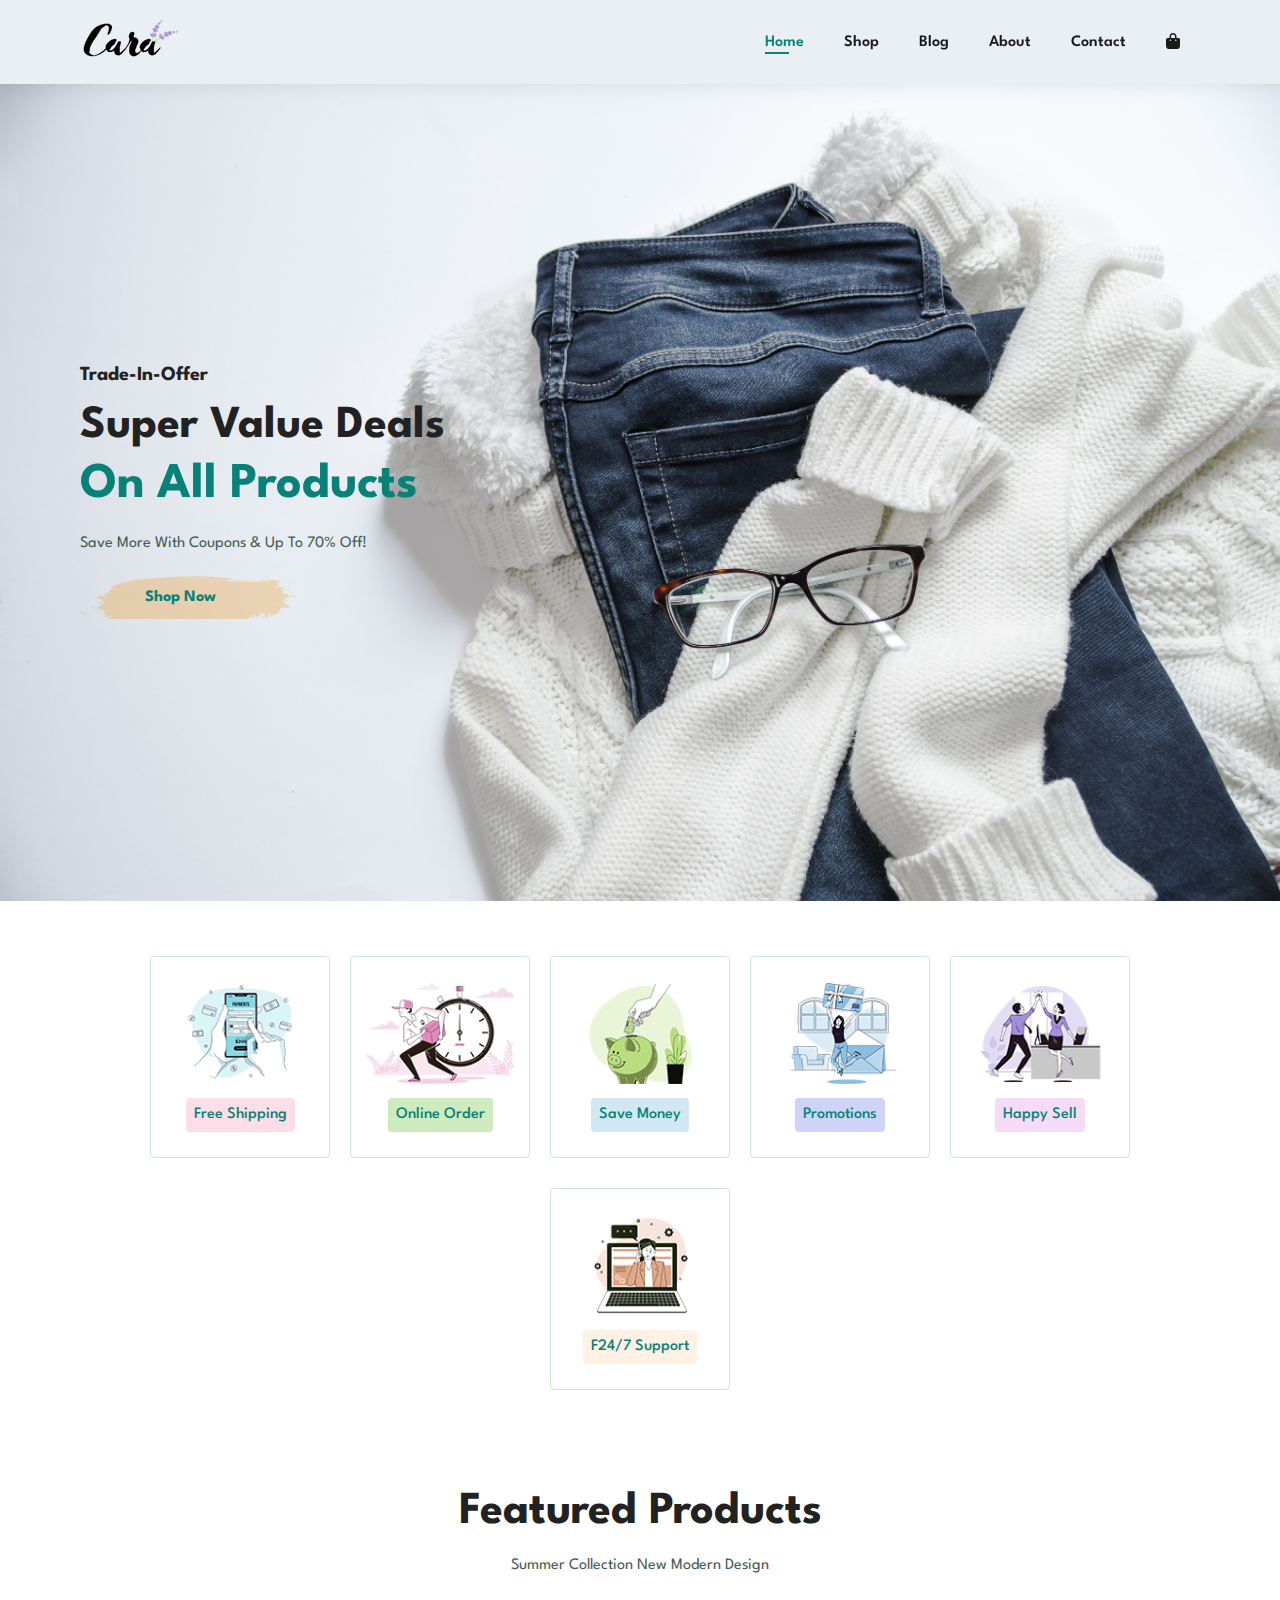
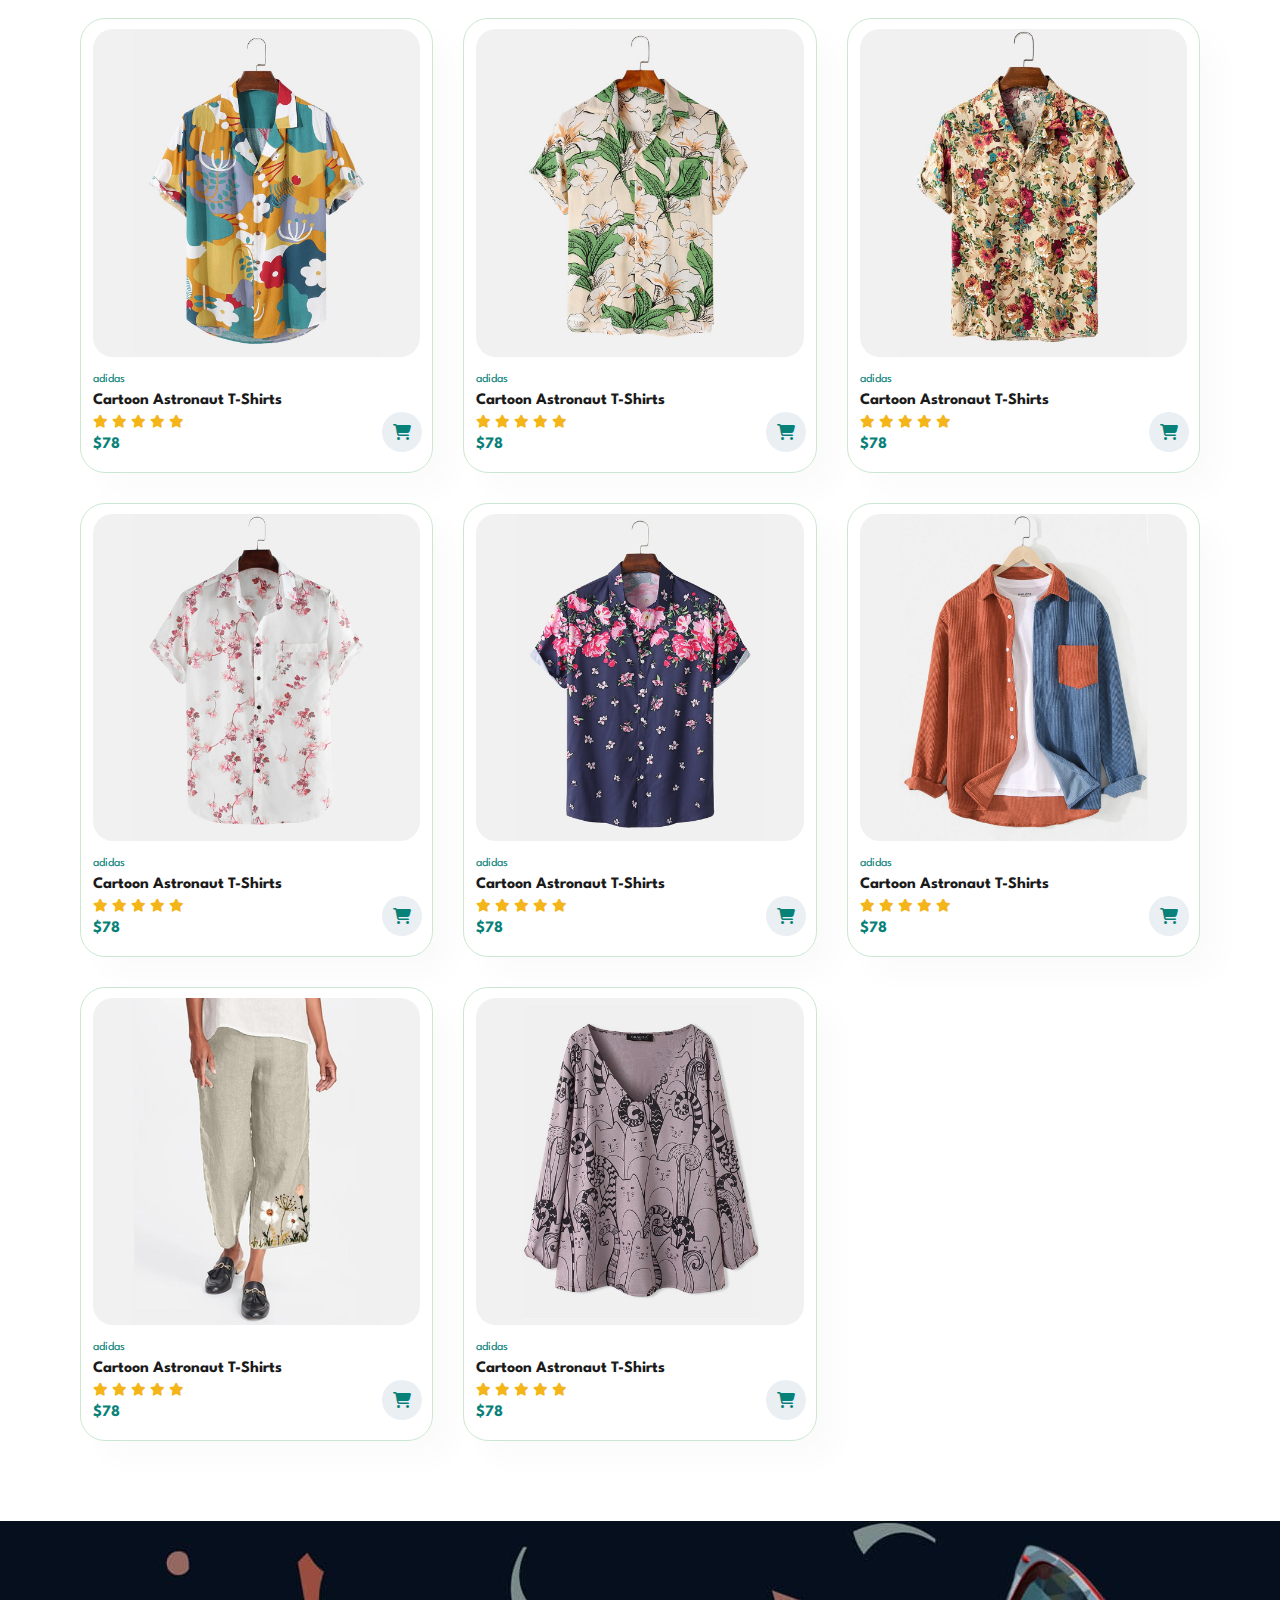
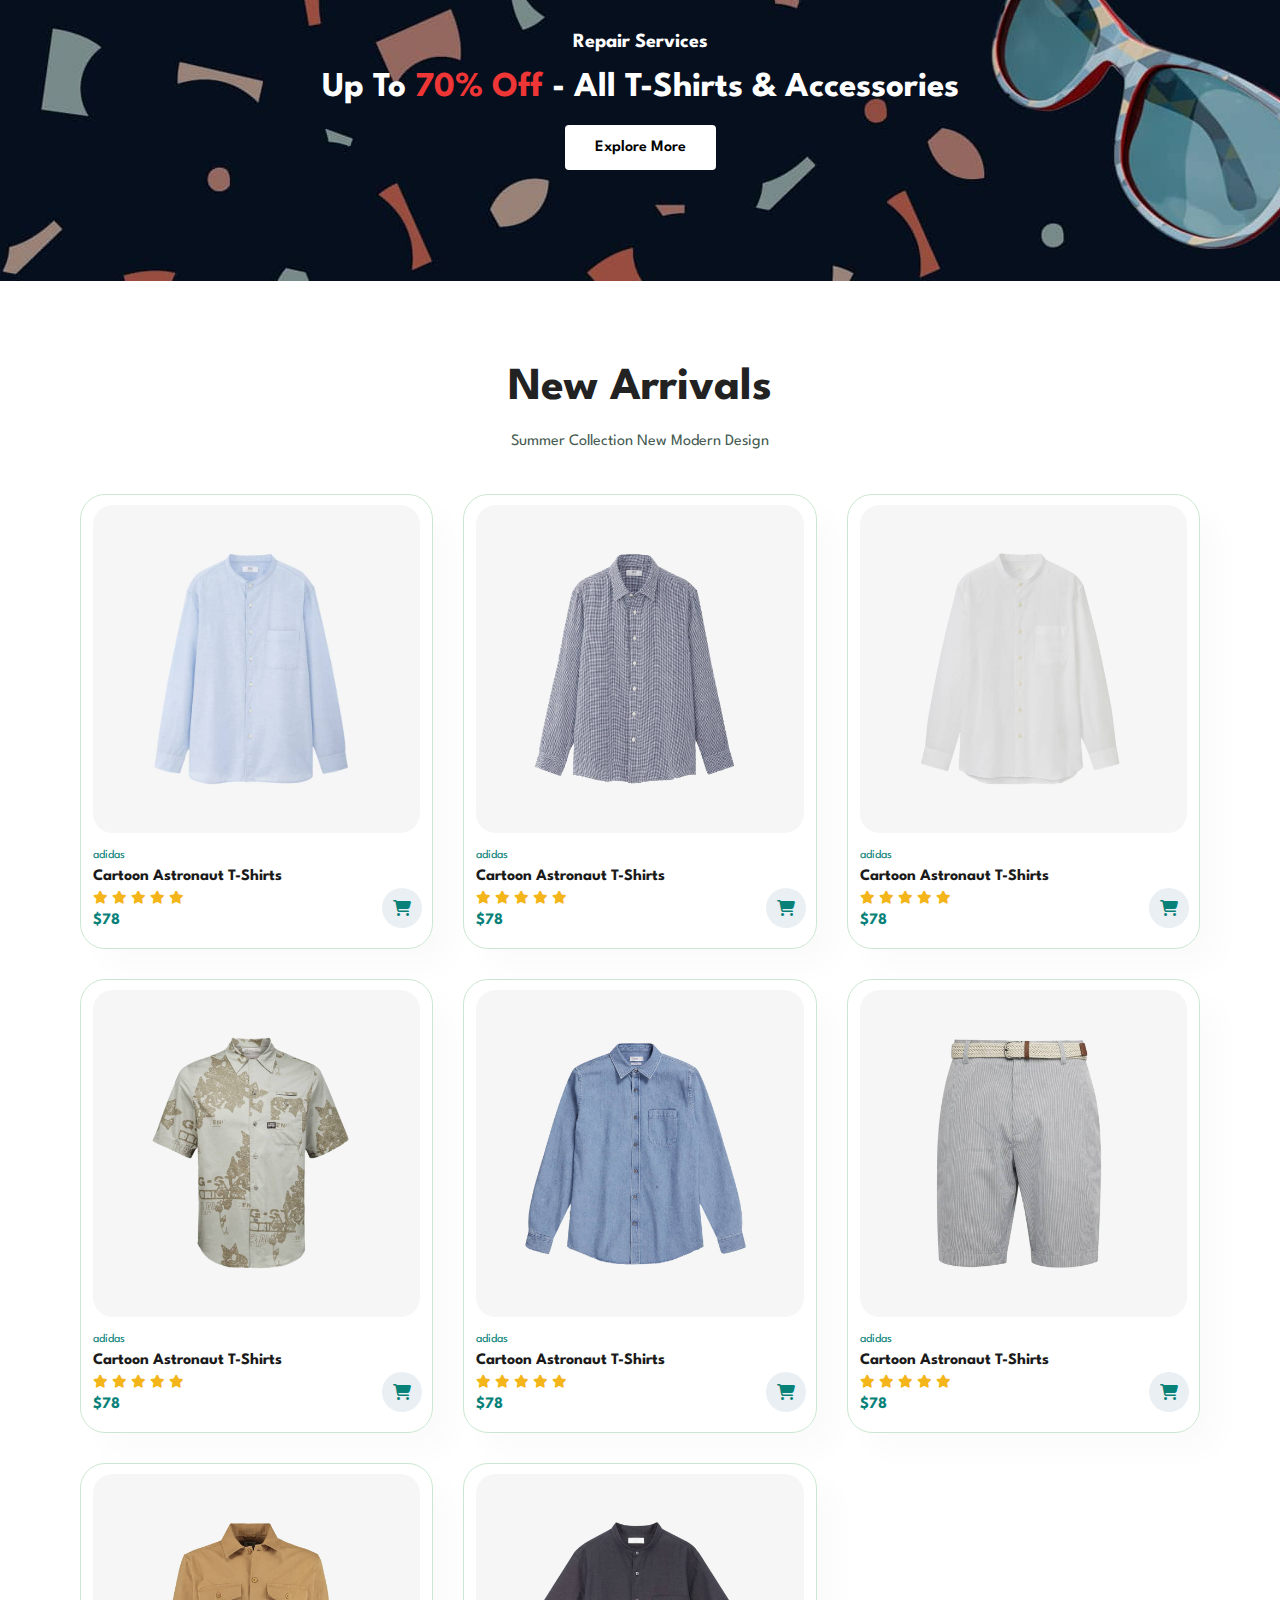
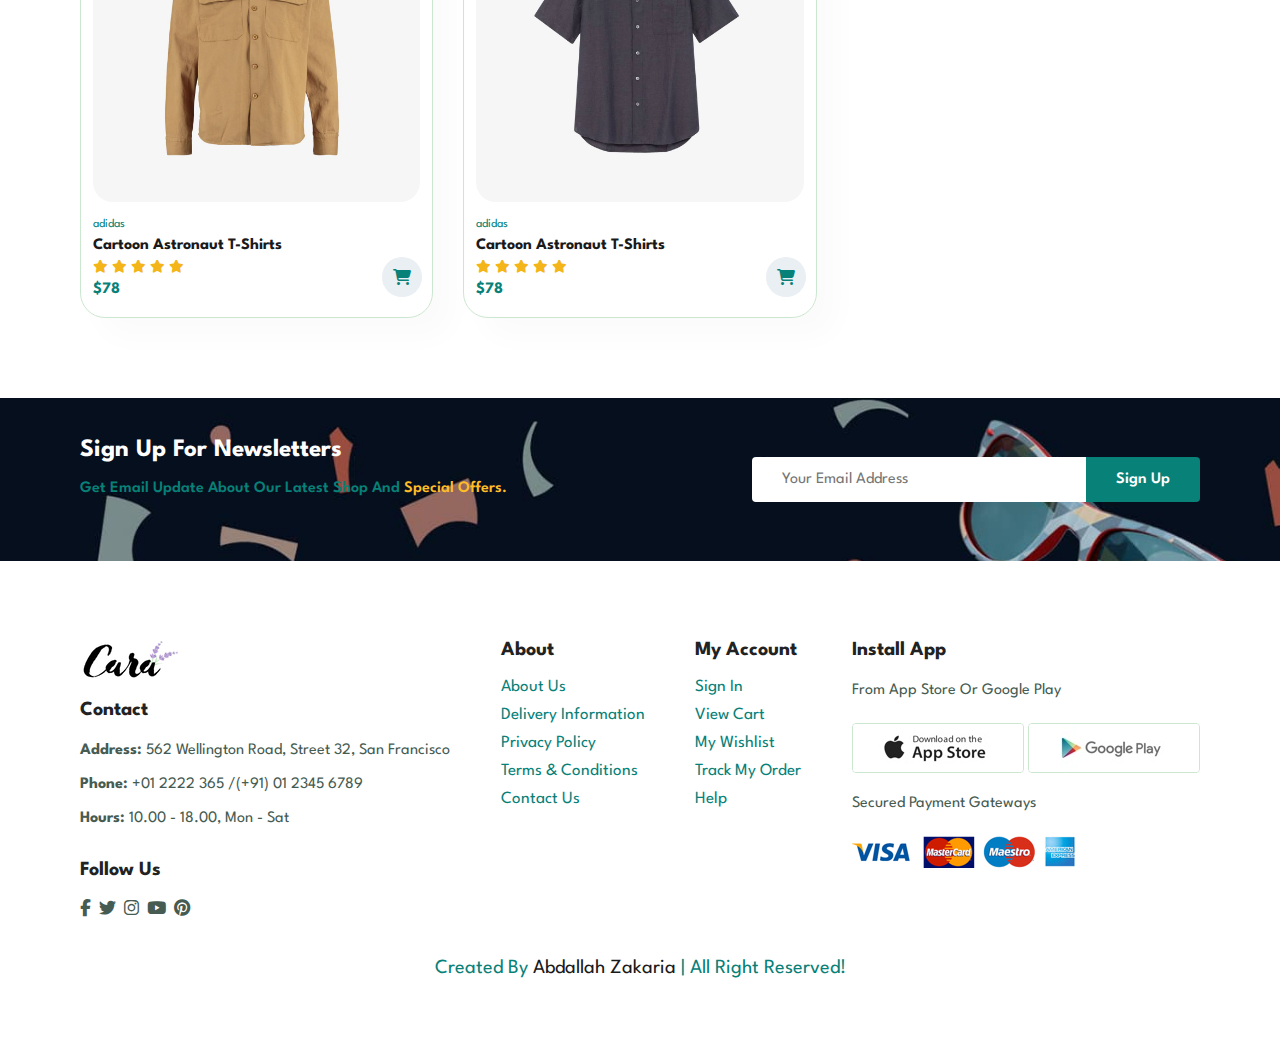
<file: index.html>
<!DOCTYPE html>
<html lang="en">
<head>
    <meta charset="UTF-8">
    <meta http-equiv="X-UA-Compatible" content="IE=edge">
    <meta name="viewport" content="width=device-width, initial-scale=1.0">
    <title>Ecommerce</title>
    <link rel="stylesheet" href="https://cdnjs.cloudflare.com/ajax/libs/font-awesome/6.1.1/css/all.min.css">
    <link rel="stylesheet" href="css/style.css">
</head>
<body>
    <!-- Start Header -->
    <header class="header">
        <a href="#" class="logo"><img src="img/logo.png" alt="logo"></a>
        <div class="navbar">
            <li><a class="active" href="index.html">home</a></li>
            <li><a href="shop.html">shop</a></li>
            <li><a href="blog.html">blog</a></li>
            <li><a href="about.html">about</a></li>
            <li><a href="contact.html">contact</a></li>
            <li><a id="lg-bag" href="cart.html"><i class="fa-solid fa-bag-shopping"></i></a></li>
            <i class="fa-solid fa-xmark" id="close"></i>
        </div>
        <div class="mobile">
            <a href="cart.html" class="fa-solid fa-bag-shopping"></a>
            <div class="fas fa-bars" id="menu-btn"></div>
        </div>
    </header>
    <!-- End Header -->
    <!-- Start Home -->
    <section class="home">
        <h4>trade-in-offer</h4>
        <h2>super value deals</h2>
        <h1>on all products</h1>
        <p>save more with coupons & up to 70% off!</p>
        <button>shop now</button>
    </section>
    <!-- End Home -->
    <!-- Start feature -->
    <section class="feature">
        <div class="box">
            <img src="img/features/f1.png" alt="">
            <h6>free shipping</h6>
        </div>
        <div class="box">
            <img src="img/features/f2.png" alt="">
            <h6>online order</h6>
        </div>
        <div class="box">
            <img src="img/features/f3.png" alt="">
            <h6>save money</h6>
        </div>
        <div class="box">
            <img src="img/features/f4.png" alt="">
            <h6>promotions</h6>
        </div>
        <div class="box">
            <img src="img/features/f5.png" alt="">
            <h6>happy sell</h6>
        </div>
        <div class="box">
            <img src="img/features/f6.png" alt="">
            <h6>f24/7 support</h6>
        </div>
    </section>
    <!-- End feature -->
    <!-- Start product -->
    <section class="product">
        <div class="heading">
            <h2>featured products</h2>
            <p>summer collection new modern design</p>
        </div>
        <div class="box-container">
            <div class="box">
                <img src="img/products/f1.jpg" alt="">
                <div class="content">
                    <span>adidas</span>
                    <h5>cartoon astronaut t-shirts</h5>
                    <div class="star">
                        <i class="fa-solid fa-star"></i>
                        <i class="fa-solid fa-star"></i>
                        <i class="fa-solid fa-star"></i>
                        <i class="fa-solid fa-star"></i>
                        <i class="fa-solid fa-star"></i>
                    </div>
                    <h4>$78</h4>
                </div>
                <i class="fas fa-shopping-cart cart"></i>
            </div>
            <div class="box">
                <img src="img/products/f2.jpg" alt="">
                <div class="content">
                    <span>adidas</span>
                    <h5>cartoon astronaut t-shirts</h5>
                    <div class="star">
                        <i class="fa-solid fa-star"></i>
                        <i class="fa-solid fa-star"></i>
                        <i class="fa-solid fa-star"></i>
                        <i class="fa-solid fa-star"></i>
                        <i class="fa-solid fa-star"></i>
                    </div>
                    <h4>$78</h4>
                </div>
                <i class="fa-solid fa-cart-shopping cart"></i>
            </div>
            <div class="box">
                <img src="img/products/f3.jpg" alt="">
                <div class="content">
                    <span>adidas</span>
                    <h5>cartoon astronaut t-shirts</h5>
                    <div class="star">
                        <i class="fa-solid fa-star"></i>
                        <i class="fa-solid fa-star"></i>
                        <i class="fa-solid fa-star"></i>
                        <i class="fa-solid fa-star"></i>
                        <i class="fa-solid fa-star"></i>
                    </div>
                    <h4>$78</h4>
                </div>
                <i class="fa-solid fa-cart-shopping cart"></i>
            </div>
            <div class="box">
                <img src="img/products/f4.jpg" alt="">
                <div class="content">
                    <span>adidas</span>
                    <h5>cartoon astronaut t-shirts</h5>
                    <div class="star">
                        <i class="fa-solid fa-star"></i>
                        <i class="fa-solid fa-star"></i>
                        <i class="fa-solid fa-star"></i>
                        <i class="fa-solid fa-star"></i>
                        <i class="fa-solid fa-star"></i>
                    </div>
                    <h4>$78</h4>
                </div>
                <i class="fa-solid fa-cart-shopping cart"></i>
            </div>
            <div class="box">
                <img src="img/products/f5.jpg" alt="">
                <div class="content">
                    <span>adidas</span>
                    <h5>cartoon astronaut t-shirts</h5>
                    <div class="star">
                        <i class="fa-solid fa-star"></i>
                        <i class="fa-solid fa-star"></i>
                        <i class="fa-solid fa-star"></i>
                        <i class="fa-solid fa-star"></i>
                        <i class="fa-solid fa-star"></i>
                    </div>
                    <h4>$78</h4>
                </div>
                <i class="fa-solid fa-cart-shopping cart"></i>
            </div>
            <div class="box">
                <img src="img/products/f6.jpg" alt="">
                <div class="content">
                    <span>adidas</span>
                    <h5>cartoon astronaut t-shirts</h5>
                    <div class="star">
                        <i class="fa-solid fa-star"></i>
                        <i class="fa-solid fa-star"></i>
                        <i class="fa-solid fa-star"></i>
                        <i class="fa-solid fa-star"></i>
                        <i class="fa-solid fa-star"></i>
                    </div>
                    <h4>$78</h4>
                </div>
                <i class="fa-solid fa-cart-shopping cart"></i>
            </div>
            <div class="box">
                <img src="img/products/f7.jpg" alt="">
                <div class="content">
                    <span>adidas</span>
                    <h5>cartoon astronaut t-shirts</h5>
                    <div class="star">
                        <i class="fa-solid fa-star"></i>
                        <i class="fa-solid fa-star"></i>
                        <i class="fa-solid fa-star"></i>
                        <i class="fa-solid fa-star"></i>
                        <i class="fa-solid fa-star"></i>
                    </div>
                    <h4>$78</h4>
                </div>
                <i class="fa-solid fa-cart-shopping cart"></i>
            </div>
            <div class="box">
                <img src="img/products/f8.jpg" alt="">
                <div class="content">
                    <span>adidas</span>
                    <h5>cartoon astronaut t-shirts</h5>
                    <div class="star">
                        <i class="fa-solid fa-star"></i>
                        <i class="fa-solid fa-star"></i>
                        <i class="fa-solid fa-star"></i>
                        <i class="fa-solid fa-star"></i>
                        <i class="fa-solid fa-star"></i>
                    </div>
                    <h4>$78</h4>
                </div>
                <i class="fa-solid fa-cart-shopping cart"></i>
            </div>
        </div>
    </section>
    <!-- End product -->
    <!-- Start banner -->
    <section class="banner">
        <h4>repair services</h4>
        <h2> up to <span>70% off</span> - all t-shirts & accessories</h2>
        <button>explore more</button>
    </section>
    <!-- End banner -->
    <!-- Start product -->
    <section class="product">
        <div class="heading">
            <h2>new arrivals</h2>
            <p>summer collection new modern design</p>
        </div>
        <div class="box-container">
            <div class="box">
                <img src="img/products/n1.jpg" alt="">
                <div class="content">
                    <span>adidas</span>
                    <h5>cartoon astronaut t-shirts</h5>
                    <div class="star">
                        <i class="fa-solid fa-star"></i>
                        <i class="fa-solid fa-star"></i>
                        <i class="fa-solid fa-star"></i>
                        <i class="fa-solid fa-star"></i>
                        <i class="fa-solid fa-star"></i>
                    </div>
                    <h4>$78</h4>
                </div>
                <i class="fas fa-shopping-cart cart"></i>
            </div>
            <div class="box">
                <img src="img/products/n2.jpg" alt="">
                <div class="content">
                    <span>adidas</span>
                    <h5>cartoon astronaut t-shirts</h5>
                    <div class="star">
                        <i class="fa-solid fa-star"></i>
                        <i class="fa-solid fa-star"></i>
                        <i class="fa-solid fa-star"></i>
                        <i class="fa-solid fa-star"></i>
                        <i class="fa-solid fa-star"></i>
                    </div>
                    <h4>$78</h4>
                </div>
                <i class="fa-solid fa-cart-shopping cart"></i>
            </div>
            <div class="box">
                <img src="img/products/n3.jpg" alt="">
                <div class="content">
                    <span>adidas</span>
                    <h5>cartoon astronaut t-shirts</h5>
                    <div class="star">
                        <i class="fa-solid fa-star"></i>
                        <i class="fa-solid fa-star"></i>
                        <i class="fa-solid fa-star"></i>
                        <i class="fa-solid fa-star"></i>
                        <i class="fa-solid fa-star"></i>
                    </div>
                    <h4>$78</h4>
                </div>
                <i class="fa-solid fa-cart-shopping cart"></i>
            </div>
            <div class="box">
                <img src="img/products/n4.jpg" alt="">
                <div class="content">
                    <span>adidas</span>
                    <h5>cartoon astronaut t-shirts</h5>
                    <div class="star">
                        <i class="fa-solid fa-star"></i>
                        <i class="fa-solid fa-star"></i>
                        <i class="fa-solid fa-star"></i>
                        <i class="fa-solid fa-star"></i>
                        <i class="fa-solid fa-star"></i>
                    </div>
                    <h4>$78</h4>
                </div>
                <i class="fa-solid fa-cart-shopping cart"></i>
            </div>
            <div class="box">
                <img src="img/products/n5.jpg" alt="">
                <div class="content">
                    <span>adidas</span>
                    <h5>cartoon astronaut t-shirts</h5>
                    <div class="star">
                        <i class="fa-solid fa-star"></i>
                        <i class="fa-solid fa-star"></i>
                        <i class="fa-solid fa-star"></i>
                        <i class="fa-solid fa-star"></i>
                        <i class="fa-solid fa-star"></i>
                    </div>
                    <h4>$78</h4>
                </div>
                <i class="fa-solid fa-cart-shopping cart"></i>
            </div>
            <div class="box">
                <img src="img/products/n6.jpg" alt="">
                <div class="content">
                    <span>adidas</span>
                    <h5>cartoon astronaut t-shirts</h5>
                    <div class="star">
                        <i class="fa-solid fa-star"></i>
                        <i class="fa-solid fa-star"></i>
                        <i class="fa-solid fa-star"></i>
                        <i class="fa-solid fa-star"></i>
                        <i class="fa-solid fa-star"></i>
                    </div>
                    <h4>$78</h4>
                </div>
                <i class="fa-solid fa-cart-shopping cart"></i>
            </div>
            <div class="box">
                <img src="img/products/n7.jpg" alt="">
                <div class="content">
                    <span>adidas</span>
                    <h5>cartoon astronaut t-shirts</h5>
                    <div class="star">
                        <i class="fa-solid fa-star"></i>
                        <i class="fa-solid fa-star"></i>
                        <i class="fa-solid fa-star"></i>
                        <i class="fa-solid fa-star"></i>
                        <i class="fa-solid fa-star"></i>
                    </div>
                    <h4>$78</h4>
                </div>
                <i class="fa-solid fa-cart-shopping cart"></i>
            </div>
            <div class="box">
                <img src="img/products/n8.jpg" alt="">
                <div class="content">
                    <span>adidas</span>
                    <h5>cartoon astronaut t-shirts</h5>
                    <div class="star">
                        <i class="fa-solid fa-star"></i>
                        <i class="fa-solid fa-star"></i>
                        <i class="fa-solid fa-star"></i>
                        <i class="fa-solid fa-star"></i>
                        <i class="fa-solid fa-star"></i>
                    </div>
                    <h4>$78</h4>
                </div>
                <i class="fa-solid fa-cart-shopping cart"></i>
            </div>
        </div>
    </section>
    <!-- End product -->
    <!-- Start Newsletters -->
    <section class="newsletter">
        <div class="content">
            <h4>sign up for newsletters</h4>
            <p>get email update about our latest shop and <span>special offers.</span></p>
        </div>
        <form action="">
            <input type="text" placeholder="your email address">
            <button>sign up</button>
        </form>
    </section>
    <!-- End Newsletters -->
    <!-- Start Footer -->
    <footer class="footer">
        <div class="cols">
            <div class="col">
                <img class="logo" src="img/logo.png" alt="">
                <h4>contact</h4>
                <p><strong>address: </strong>562 wellington road, street 32, san francisco</p>
                <p><strong>phone: </strong>+01 2222 365 /(+91) 01 2345 6789</p>
                <p><strong>hours: </strong>10.00 - 18.00, mon - sat</p>
                <div class="follow">
                    <h4>follow us</h4>
                    <div class="icon">
                        <a href="#" class="btn"><i class="fab fa-facebook-f"></i></a>
                        <a href="#" class="btn"><i class="fab fa-twitter"></i></a>
                        <a href="#" class="btn"><i class="fab fa-instagram"></i></a>
                        <a href="#" class="btn"><i class="fab fa-youtube"></i></a>
                        <a href="#" class="btn"><i class="fab fa-pinterest"></i></a>
                    </div>
                </div>
            </div>
            <div class="col">
                <h4>about</h4>
                <a href="#">about us</a>
                <a href="#">delivery information</a>
                <a href="#">privacy policy</a>
                <a href="#">terms & conditions</a>
                <a href="#">contact us</a>
            </div>
            <div class="col">
                <h4>my account</h4>
                <a href="#">sign in</a>
                <a href="#">view cart</a>
                <a href="#">my wishlist</a>
                <a href="#">track my order</a>
                <a href="#">help</a>
            </div>
            <div class="col install">
                <h4>install app</h4>
                <p>from app store or google play</p>
                <div class="row">
                    <img src="img/pay/app.jpg" alt="">
                    <img src="img/pay/play.jpg" alt="">
                </div>
                <p>secured payment gateways</p>
                <img src="img/pay/pay.png" alt="">
            </div>
        </div>
        <div class="copy-right"><p>created by <span>abdallah zakaria</span> | all right reserved!</p></div>
    </footer>
    <!-- End Footer -->

    <script src="js/script.js"></script>
</body>
</html>
</file>
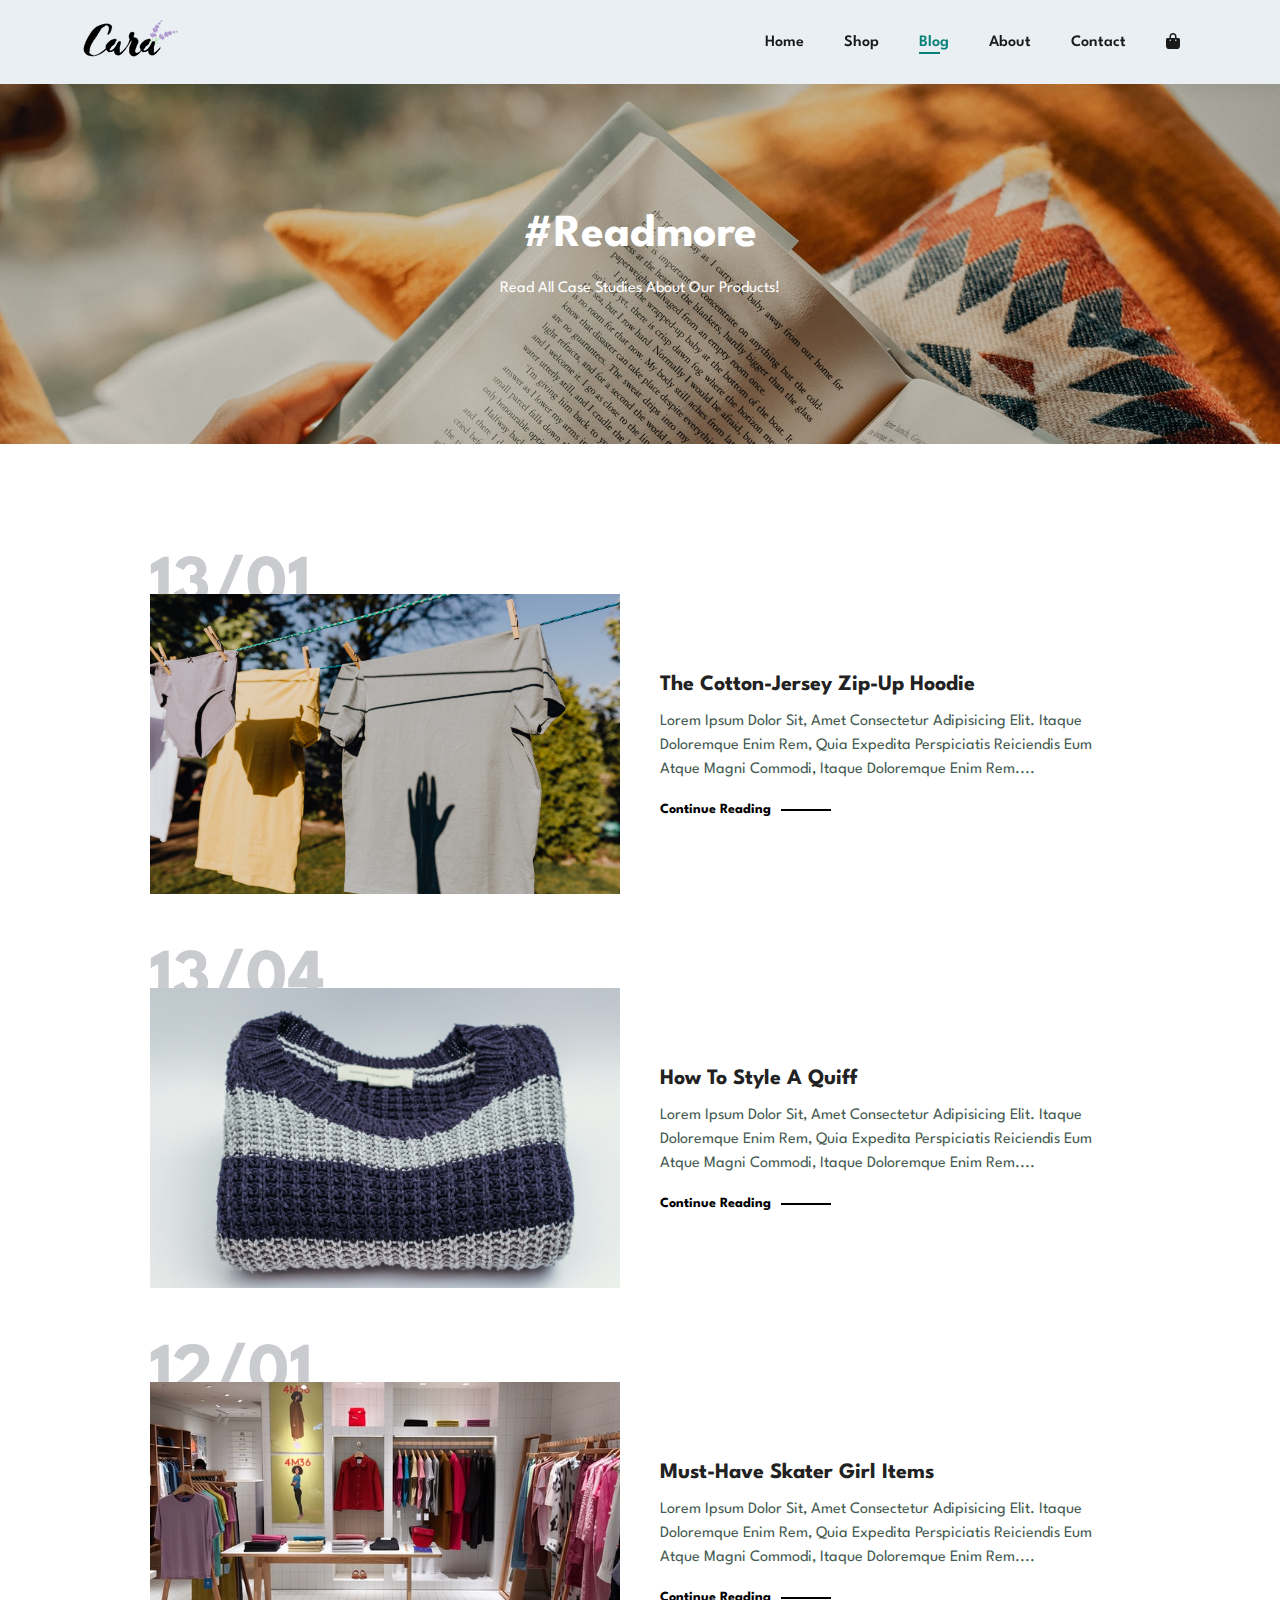
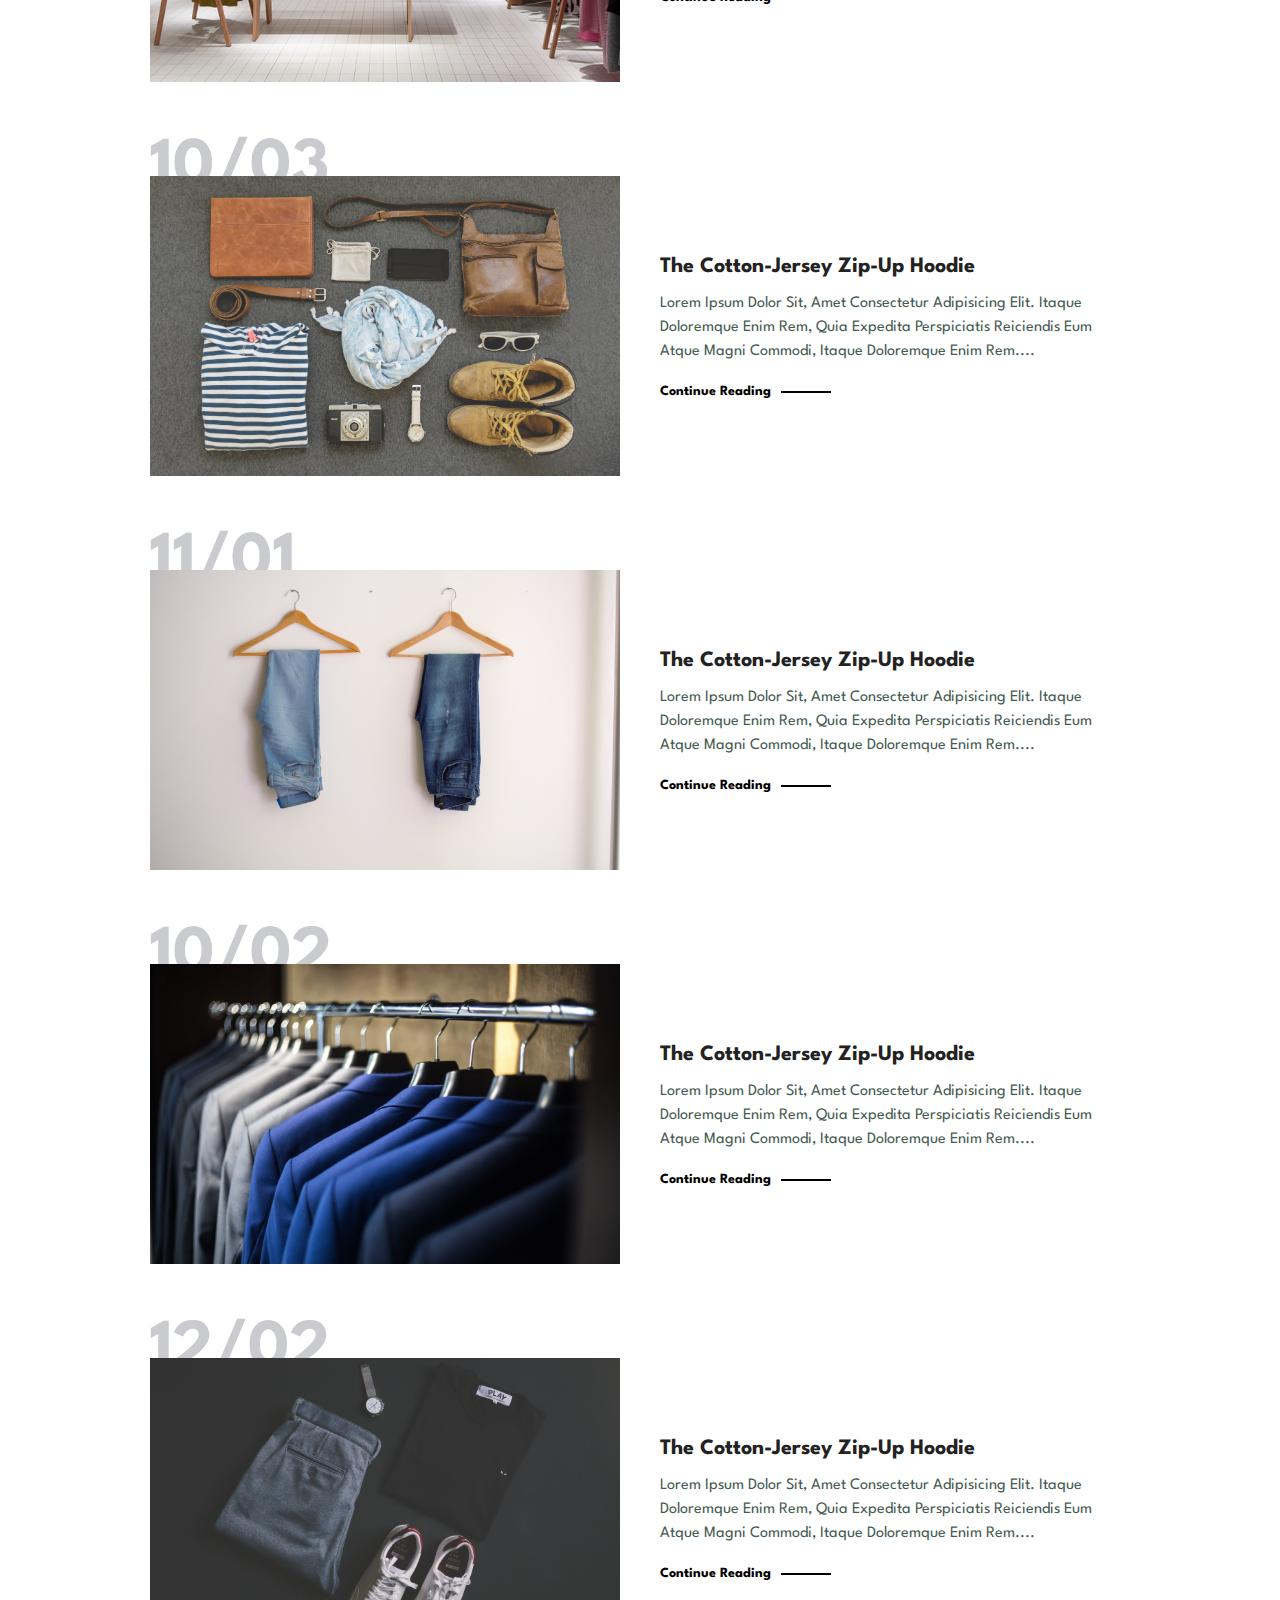
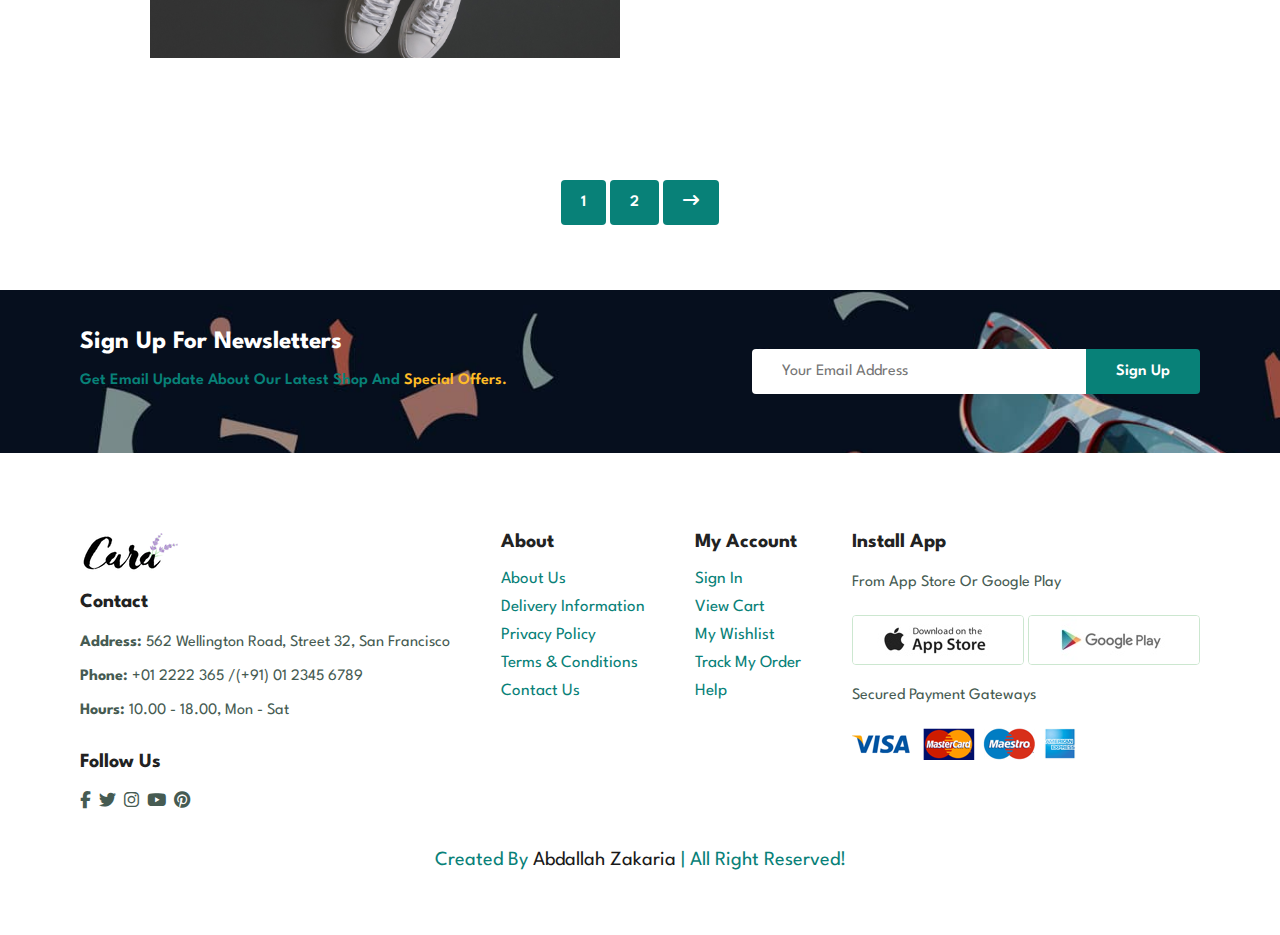
<file: blog.html>
<!DOCTYPE html>
<html lang="en">
<head>
    <meta charset="UTF-8">
    <meta http-equiv="X-UA-Compatible" content="IE=edge">
    <meta name="viewport" content="width=device-width, initial-scale=1.0">
    <title>Ecommerce</title>
    <link rel="stylesheet" href="https://cdnjs.cloudflare.com/ajax/libs/font-awesome/6.1.1/css/all.min.css">
    <link rel="stylesheet" href="css/style.css">
</head>
<body>
    <!-- Start Header -->
    <header class="header">
        <a href="#" class="logo"><img src="img/logo.png" alt="logo"></a>
        <div class="navbar">
            <li><a href="index.html">home</a></li>
            <li><a href="shop.html">shop</a></li>
            <li><a class="active" href="blog.html">blog</a></li>
            <li><a href="about.html">about</a></li>
            <li><a href="contact.html">contact</a></li>
            <li><a id="lg-bag" href="cart.html"><i class="fa-solid fa-bag-shopping"></i></a></li>
            <i class="fa-solid fa-xmark" id="close"></i>
        </div>
        <div class="mobile">
            <a href="cart.html" class="fa-solid fa-bag-shopping"></a>
            <div class="fas fa-bars" id="menu-btn"></div>
        </div>
    </header>
    <!-- End Header -->
    <!-- Start Home -->
    <section class="home-header blog-header">
        <div class="content">
            <h2>#readmore</h2>
            <p>read all case studies about our products!</p>
        </div>
    </section>
    <!-- End Home -->

    <!-- Start blog -->
    <section class="blog">
        <div class="blog-box">
            <div class="image">
                <img src="img/blog/b1.jpg" alt="">
            </div>
            <div class="details">
                <h4>the cotton-jersey zip-up hoodie</h4>
                <p>Lorem ipsum dolor sit, amet consectetur adipisicing elit. Itaque doloremque enim rem, quia expedita perspiciatis reiciendis eum atque magni commodi,  Itaque doloremque enim rem....</p>
                <a href="">continue reading</a>
            </div>
            <h1>13/01</h1>
        </div>
        <div class="blog-box">
            <div class="image">
                <img src="img/blog/b2.jpg" alt="">
            </div>
            <div class="details">
                <h4>how to style a quiff</h4>
                <p>Lorem ipsum dolor sit, amet consectetur adipisicing elit. Itaque doloremque enim rem, quia expedita perspiciatis reiciendis eum atque magni commodi,  Itaque doloremque enim rem....</p>
                <a href="">continue reading</a>
            </div>
            <h1>13/04</h1>
        </div>
        <div class="blog-box">
            <div class="image">
                <img src="img/blog/b3.jpg" alt="">
            </div>
            <div class="details">
                <h4>must-have skater girl items</h4>
                <p>Lorem ipsum dolor sit, amet consectetur adipisicing elit. Itaque doloremque enim rem, quia expedita perspiciatis reiciendis eum atque magni commodi,  Itaque doloremque enim rem....</p>
                <a href="">continue reading</a>
            </div>
            <h1>12/01</h1>
        </div>
        <div class="blog-box">
            <div class="image">
                <img src="img/blog/b4.jpg" alt="">
            </div>
            <div class="details">
                <h4>the cotton-jersey zip-up hoodie</h4>
                <p>Lorem ipsum dolor sit, amet consectetur adipisicing elit. Itaque doloremque enim rem, quia expedita perspiciatis reiciendis eum atque magni commodi,  Itaque doloremque enim rem....</p>
                <a href="">continue reading</a>
            </div>
            <h1>10/03</h1>
        </div>
        <div class="blog-box">
            <div class="image">
                <img src="img/blog/b5.jpg" alt="">
            </div>
            <div class="details">
                <h4>the cotton-jersey zip-up hoodie</h4>
                <p>Lorem ipsum dolor sit, amet consectetur adipisicing elit. Itaque doloremque enim rem, quia expedita perspiciatis reiciendis eum atque magni commodi,  Itaque doloremque enim rem....</p>
                <a href="">continue reading</a>
            </div>
            <h1>11/01</h1>
        </div>
        <div class="blog-box">
            <div class="image">
                <img src="img/blog/b6.jpg" alt="">
            </div>
            <div class="details">
                <h4>the cotton-jersey zip-up hoodie</h4>
                <p>Lorem ipsum dolor sit, amet consectetur adipisicing elit. Itaque doloremque enim rem, quia expedita perspiciatis reiciendis eum atque magni commodi,  Itaque doloremque enim rem....</p>
                <a href="">continue reading</a>
            </div>
            <h1>10/02</h1>
        </div>
        <div class="blog-box">
            <div class="image">
                <img src="img/blog/b7.jpg" alt="">
            </div>
            <div class="details">
                <h4>the cotton-jersey zip-up hoodie</h4>
                <p>Lorem ipsum dolor sit, amet consectetur adipisicing elit. Itaque doloremque enim rem, quia expedita perspiciatis reiciendis eum atque magni commodi,  Itaque doloremque enim rem....</p>
                <a href="">continue reading</a>
            </div>
            <h1>12/02</h1>
        </div>
    </section>
    <!-- End blog -->

    <!-- Start Pagination -->
    <section class="pagination">
        <a href="#">1</a>
        <a href="#">2</a>
        <a href="#"><i class="fa-solid fa-arrow-right-long"></i></a>
    </section>
    <!-- End Pagination -->

    <!-- Start Newsletters -->
    <section class="newsletter">
        <div class="content">
            <h4>sign up for newsletters</h4>
            <p>get email update about our latest shop and <span>special offers.</span></p>
        </div>
        <form action="">
            <input type="text" placeholder="your email address">
            <button>sign up</button>
        </form>
    </section>
    <!-- End Newsletters -->

    <!-- Start Footer -->
    <footer class="footer">
        <div class="cols">
            <div class="col">
                <img class="logo" src="img/logo.png" alt="">
                <h4>contact</h4>
                <p><strong>address: </strong>562 wellington road, street 32, san francisco</p>
                <p><strong>phone: </strong>+01 2222 365 /(+91) 01 2345 6789</p>
                <p><strong>hours: </strong>10.00 - 18.00, mon - sat</p>
                <div class="follow">
                    <h4>follow us</h4>
                    <div class="icon">
                        <a href="#" class="btn"><i class="fab fa-facebook-f"></i></a>
                        <a href="#" class="btn"><i class="fab fa-twitter"></i></a>
                        <a href="#" class="btn"><i class="fab fa-instagram"></i></a>
                        <a href="#" class="btn"><i class="fab fa-youtube"></i></a>
                        <a href="#" class="btn"><i class="fab fa-pinterest"></i></a>
                    </div>
                </div>
            </div>
            <div class="col">
                <h4>about</h4>
                <a href="#">about us</a>
                <a href="#">delivery information</a>
                <a href="#">privacy policy</a>
                <a href="#">terms & conditions</a>
                <a href="#">contact us</a>
            </div>
            <div class="col">
                <h4>my account</h4>
                <a href="#">sign in</a>
                <a href="#">view cart</a>
                <a href="#">my wishlist</a>
                <a href="#">track my order</a>
                <a href="#">help</a>
            </div>
            <div class="col install">
                <h4>install app</h4>
                <p>from app store or google play</p>
                <div class="row">
                    <img src="img/pay/app.jpg" alt="">
                    <img src="img/pay/play.jpg" alt="">
                </div>
                <p>secured payment gateways</p>
                <img src="img/pay/pay.png" alt="">
            </div>
        </div>
        <div class="copy-right"><p>created by <span>abdallah zakaria</span> | all right reserved!</p></div>
    </footer>
    <!-- End Footer -->

    <script src="js/script.js"></script>
</body>
</html>
</file>
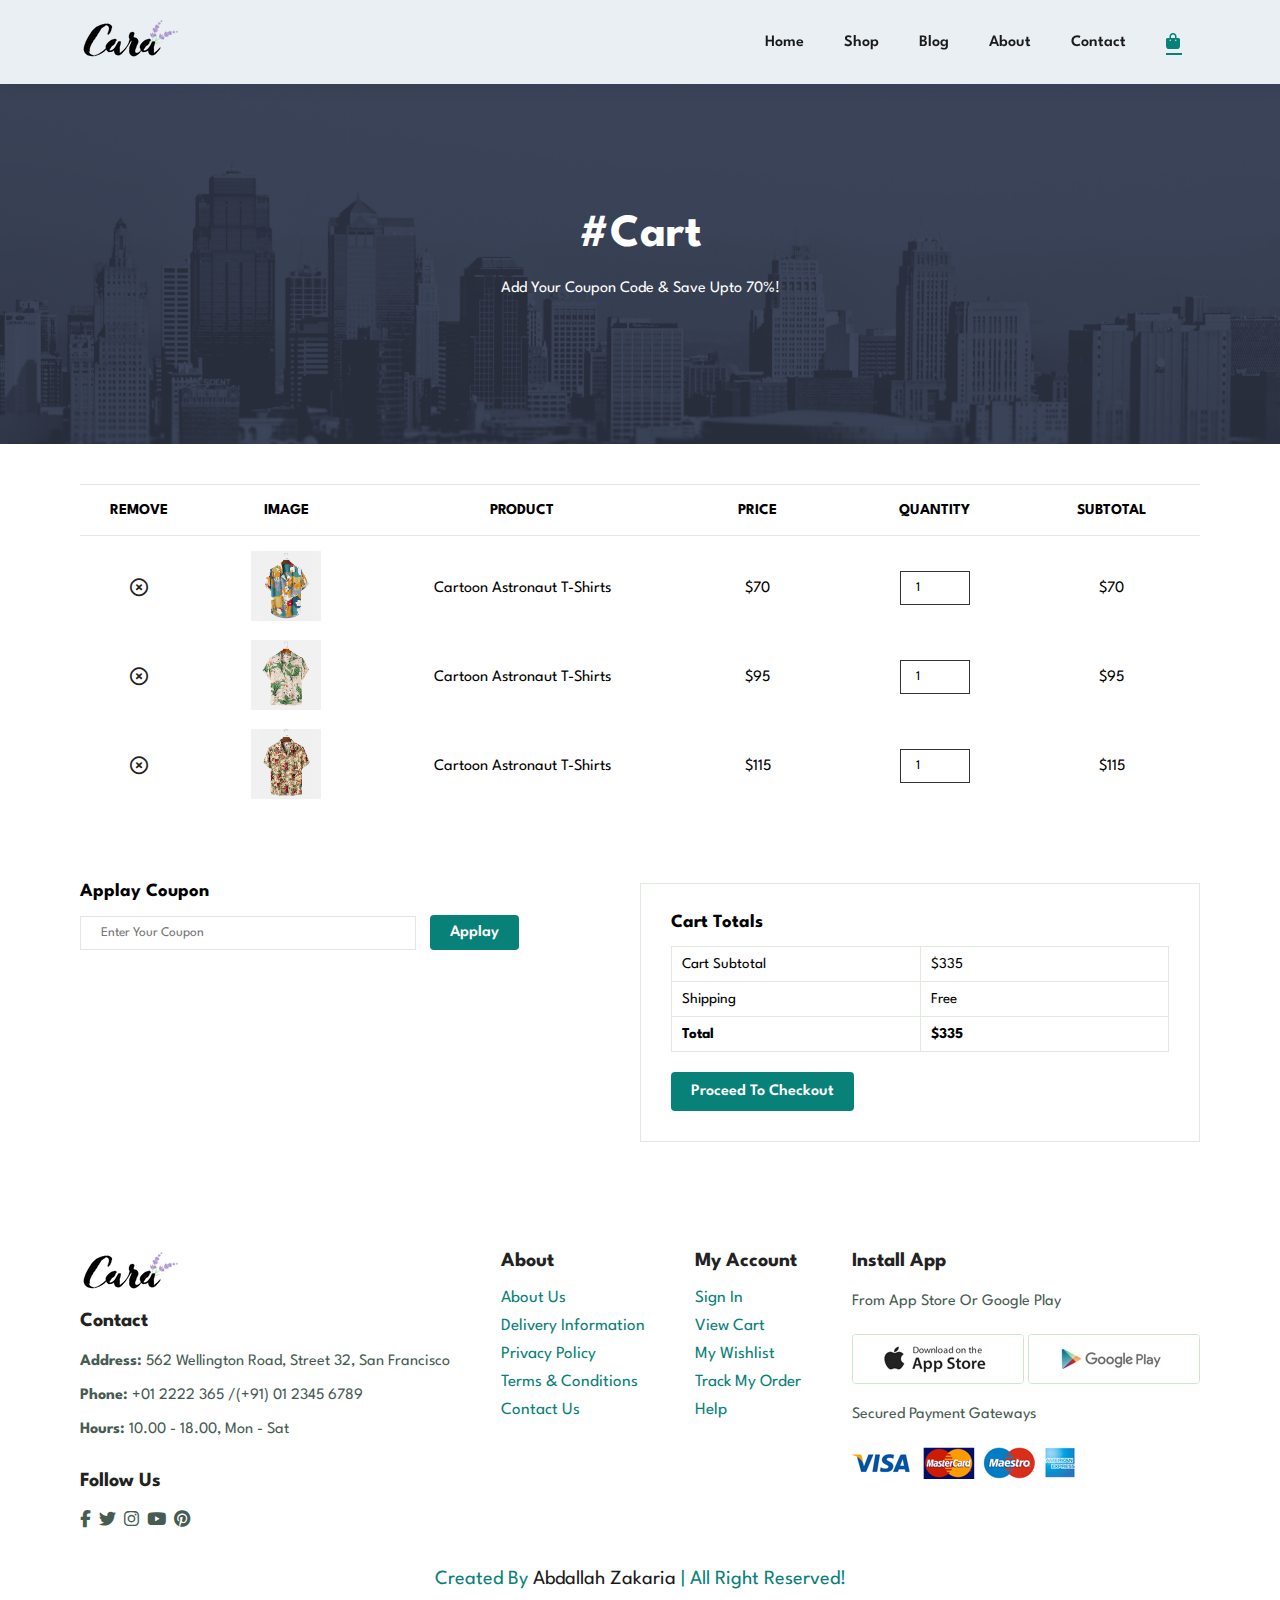
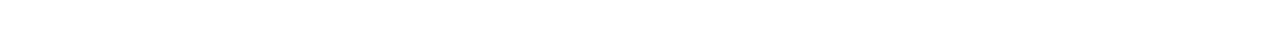
<file: cart.html>
<!DOCTYPE html>
<html lang="en">
<head>
    <meta charset="UTF-8">
    <meta http-equiv="X-UA-Compatible" content="IE=edge">
    <meta name="viewport" content="width=device-width, initial-scale=1.0">
    <title>Ecommerce</title>
    <link rel="stylesheet" href="https://cdnjs.cloudflare.com/ajax/libs/font-awesome/6.1.1/css/all.min.css">
    <link rel="stylesheet" href="css/style.css">
</head>
<body>
    <!-- Start Header -->
    <header class="header">
        <a href="#" class="logo"><img src="img/logo.png" alt="logo"></a>
        <div class="navbar">
            <li><a href="index.html">home</a></li>
            <li><a href="shop.html">shop</a></li>
            <li><a href="blog.html">blog</a></li>
            <li><a href="about.html">about</a></li>
            <li><a href="contact.html">contact</a></li>
            <li><a class="active"  id="lg-bag" href="cart.html"><i class="fa-solid fa-bag-shopping"></i></a></li>
            <i class="fa-solid fa-xmark" id="close"></i>
        </div>
        <div class="mobile">
            <a href="cart.html" class="fa-solid fa-bag-shopping"></a>
            <div class="fas fa-bars" id="menu-btn"></div>
        </div>
    </header>
    <!-- End Header -->

    <!-- Start Home -->
    <section class="home-header about-header">
        <div class="content">
            <h2>#cart</h2>
            <p>add your coupon code & save upto 70%!</p>
        </div>
    </section>
    <!-- End Home -->

    <!-- Start Cart -->
    <section class="cart">
        <table>
            <thead>
                <tr>
                    <td>remove</td>
                    <td>image</td>
                    <td>product</td>
                    <td>price</td>
                    <td>quantity</td>
                    <td>subtotal</td>
                </tr>
            </thead>
            <tbody>
                <tr>
                    <td><i class="fa-regular fa-circle-xmark"></i></td>
                    <td><img src="img/products/f1.jpg" alt=""></td>
                    <td>Cartoon Astronaut T-Shirts</td>
                    <td>$70</td>
                    <td><input type="number" value="1"></td>
                    <td>$70</td>
                </tr>
                <tr>
                    <td><i class="fa-regular fa-circle-xmark"></i></td>
                    <td><img src="img/products/f2.jpg" alt=""></td>
                    <td>Cartoon Astronaut T-Shirts</td>
                    <td>$95</td>
                    <td><input type="number" value="1"></td>
                    <td>$95</td>
                </tr>
                <tr>
                    <td><i class="fa-regular fa-circle-xmark"></i></td>
                    <td><img src="img/products/f3.jpg" alt=""></td>
                    <td>Cartoon Astronaut T-Shirts</td>
                    <td>$115</td>
                    <td><input type="number" value="1"></td>
                    <td>$115</td>
                </tr>
            </tbody>
        </table>
    </section>
    <!-- End Cart -->

    <!-- Start Total -->
    <section class="total">
        <div class="coupon">
            <h3>applay coupon</h3>
            <div class="form">
                <input type="text" placeholder="enter your coupon">
                <button>applay</button>
            </div>
        </div>
        <div class="subtotal">
            <h3>cart totals</h3>
            <table>
                <tr>
                    <td>cart subtotal</td>
                    <td>$335</td>
                </tr>
                <tr>
                    <td>shipping</td>
                    <td>free</td>
                </tr>
                <tr>
                    <td><strong>total</strong></td>
                    <td><strong>$335</strong></td>
                </tr>
            </table>
            <button>proceed to checkout</button>
        </div>
    </section>
    <!-- End Total -->

    <!-- Start Footer -->
    <footer class="footer">
        <div class="cols">
            <div class="col">
                <img class="logo" src="img/logo.png" alt="">
                <h4>contact</h4>
                <p><strong>address: </strong>562 wellington road, street 32, san francisco</p>
                <p><strong>phone: </strong>+01 2222 365 /(+91) 01 2345 6789</p>
                <p><strong>hours: </strong>10.00 - 18.00, mon - sat</p>
                <div class="follow">
                    <h4>follow us</h4>
                    <div class="icon">
                        <a href="#" class="btn"><i class="fab fa-facebook-f"></i></a>
                        <a href="#" class="btn"><i class="fab fa-twitter"></i></a>
                        <a href="#" class="btn"><i class="fab fa-instagram"></i></a>
                        <a href="#" class="btn"><i class="fab fa-youtube"></i></a>
                        <a href="#" class="btn"><i class="fab fa-pinterest"></i></a>
                    </div>
                </div>
            </div>
            <div class="col">
                <h4>about</h4>
                <a href="#">about us</a>
                <a href="#">delivery information</a>
                <a href="#">privacy policy</a>
                <a href="#">terms & conditions</a>
                <a href="#">contact us</a>
            </div>
            <div class="col">
                <h4>my account</h4>
                <a href="#">sign in</a>
                <a href="#">view cart</a>
                <a href="#">my wishlist</a>
                <a href="#">track my order</a>
                <a href="#">help</a>
            </div>
            <div class="col install">
                <h4>install app</h4>
                <p>from app store or google play</p>
                <div class="row">
                    <img src="img/pay/app.jpg" alt="">
                    <img src="img/pay/play.jpg" alt="">
                </div>
                <p>secured payment gateways</p>
                <img src="img/pay/pay.png" alt="">
            </div>
        </div>
        <div class="copy-right"><p>created by <span>abdallah zakaria</span> | all right reserved!</p></div>
    </footer>
    <!-- End Footer -->

    <script src="js/script.js"></script>
</body>
</html>
</file>
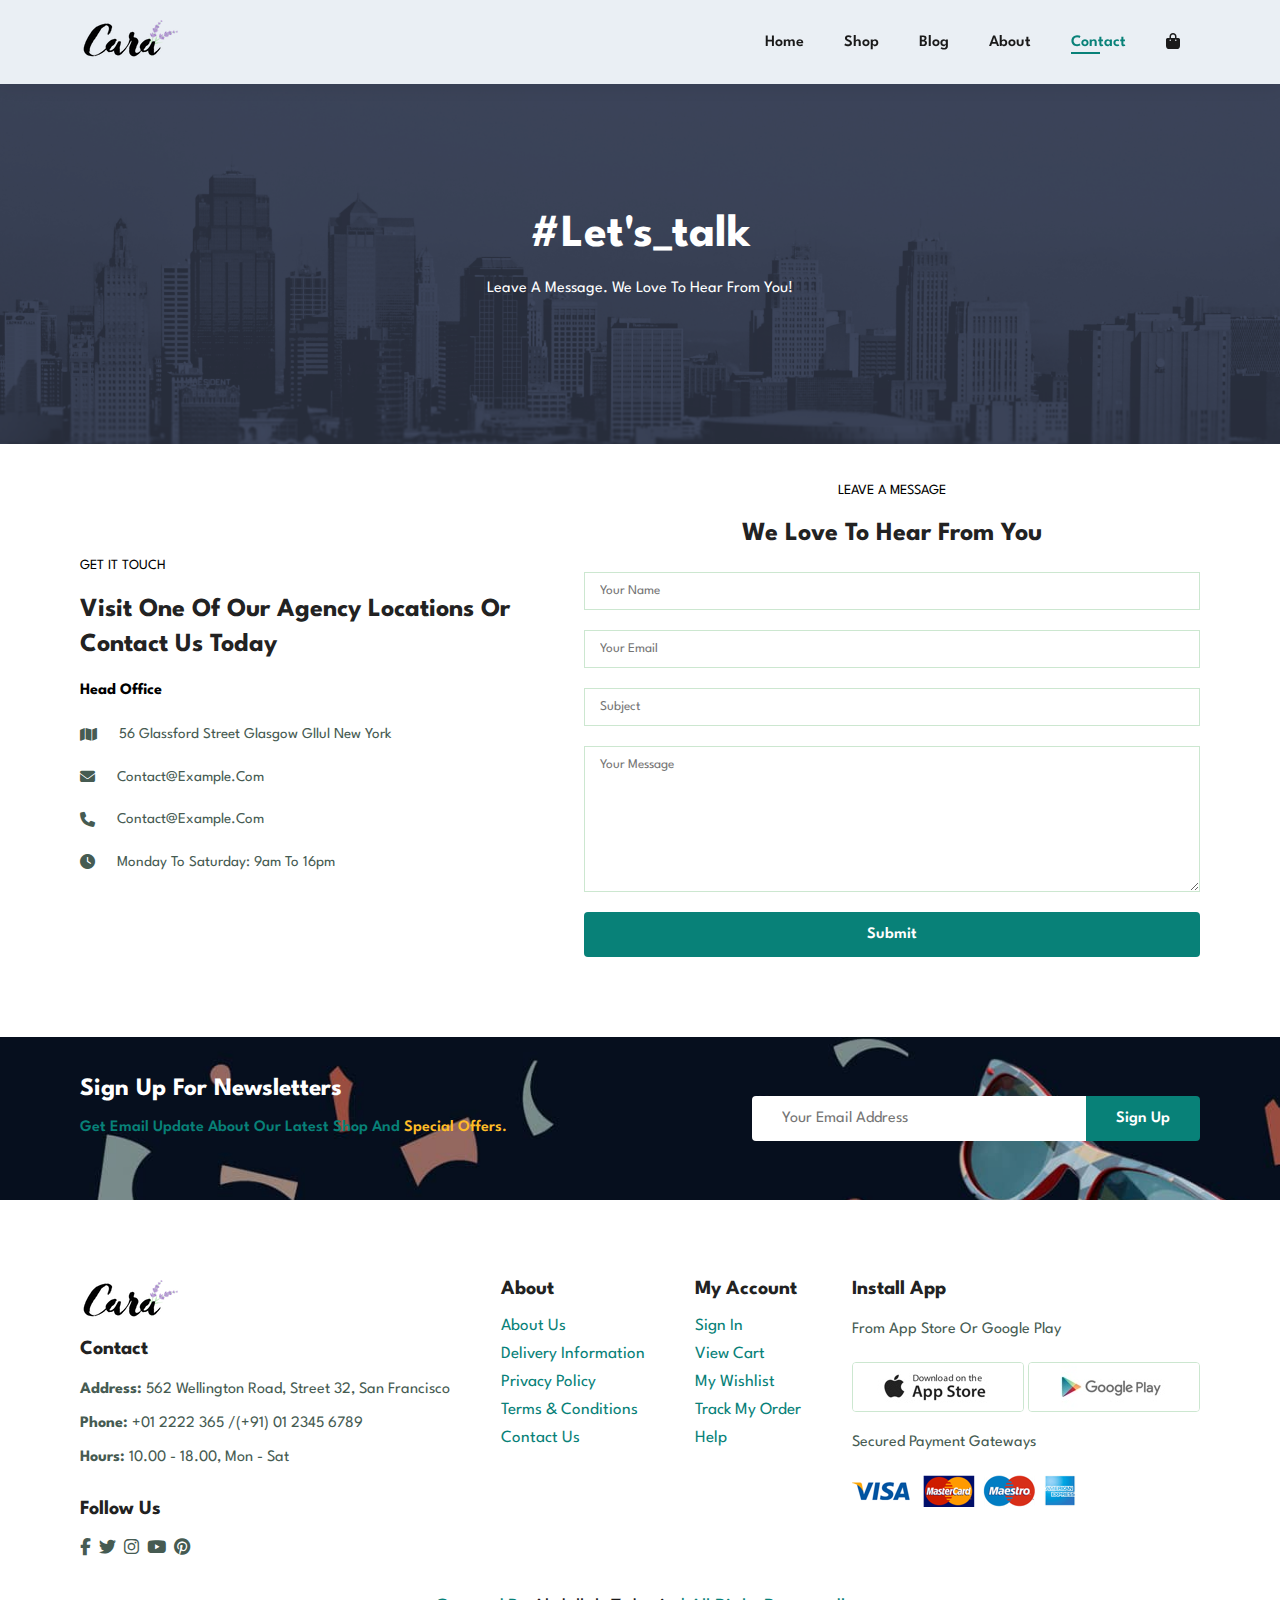
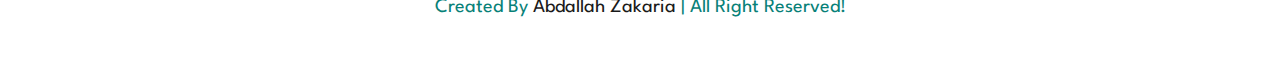
<file: contact.html>
<!DOCTYPE html>
<html lang="en">
<head>
    <meta charset="UTF-8">
    <meta http-equiv="X-UA-Compatible" content="IE=edge">
    <meta name="viewport" content="width=device-width, initial-scale=1.0">
    <title>Ecommerce</title>
    <link rel="stylesheet" href="https://cdnjs.cloudflare.com/ajax/libs/font-awesome/6.1.1/css/all.min.css">
    <link rel="stylesheet" href="css/style.css">
</head>
<body>
    <!-- Start Header -->
    <header class="header">
        <a href="#" class="logo"><img src="img/logo.png" alt="logo"></a>
        <div class="navbar">
            <li><a href="index.html">home</a></li>
            <li><a href="shop.html">shop</a></li>
            <li><a href="blog.html">blog</a></li>
            <li><a href="about.html">about</a></li>
            <li><a class="active" href="contact.html">contact</a></li>
            <li><a id="lg-bag" href="cart.html"><i class="fa-solid fa-bag-shopping"></i></a></li>
            <i class="fa-solid fa-xmark" id="close"></i>
        </div>
        <div class="mobile">
            <a href="cart.html" class="fa-solid fa-bag-shopping"></a>
            <div class="fas fa-bars" id="menu-btn"></div>
        </div>
    </header>
    <!-- End Header -->

    <!-- Start Home -->
    <section class="home-header about-header">
        <div class="content">
            <h2>#let's_talk</h2>
            <p>leave a message. we love to hear from you!</p>
        </div>
    </section>
    <!-- End Home -->

    <!-- Start map -->
    <section class="location">
        <div class="content">
            <span>get it touch</span>
            <h2>visit one of our agency locations or contact us today</h2>
            <h3>head office</h3>
            <div class="icons">
                <li>
                    <i class="fa-solid fa-map"></i>
                    <p>56 glassford street glasgow gllul new york</p>
                </li>
                <li>
                    <i class="fa-solid fa-envelope"></i>
                    <p>contact@example.com</p>
                </li>
                <li>
                    <i class="fa-solid fa-phone"></i>
                    <p>contact@example.com</p>
                </li>
                <li>
                    <i class="fa-solid fa-clock"></i>
                    <p>monday to saturday: 9am to 16pm</p>
                </li>
            </div>
        </div>
        <form action="">
            <span>leave a message</span>
            <h2>we love to hear from you</h2>
            <input type="text" placeholder="your name">
            <input type="text" placeholder="your email">
            <input type="text" placeholder="subject">
            <textarea name="" id="" cols="30" rows="10" placeholder="your message"></textarea>
            <button>submit</button>
        </form>
    </section>
    <!-- End map -->

    <!-- Start Newsletters -->
    <section class="newsletter">
        <div class="content">
            <h4>sign up for newsletters</h4>
            <p>get email update about our latest shop and <span>special offers.</span></p>
        </div>
        <form action="">
            <input type="text" placeholder="your email address">
            <button>sign up</button>
        </form>
    </section>
    <!-- End Newsletters -->

    <!-- Start Footer -->
    <footer class="footer">
        <div class="cols">
            <div class="col">
                <img class="logo" src="img/logo.png" alt="">
                <h4>contact</h4>
                <p><strong>address: </strong>562 wellington road, street 32, san francisco</p>
                <p><strong>phone: </strong>+01 2222 365 /(+91) 01 2345 6789</p>
                <p><strong>hours: </strong>10.00 - 18.00, mon - sat</p>
                <div class="follow">
                    <h4>follow us</h4>
                    <div class="icon">
                        <a href="#" class="btn"><i class="fab fa-facebook-f"></i></a>
                        <a href="#" class="btn"><i class="fab fa-twitter"></i></a>
                        <a href="#" class="btn"><i class="fab fa-instagram"></i></a>
                        <a href="#" class="btn"><i class="fab fa-youtube"></i></a>
                        <a href="#" class="btn"><i class="fab fa-pinterest"></i></a>
                    </div>
                </div>
            </div>
            <div class="col">
                <h4>about</h4>
                <a href="#">about us</a>
                <a href="#">delivery information</a>
                <a href="#">privacy policy</a>
                <a href="#">terms & conditions</a>
                <a href="#">contact us</a>
            </div>
            <div class="col">
                <h4>my account</h4>
                <a href="#">sign in</a>
                <a href="#">view cart</a>
                <a href="#">my wishlist</a>
                <a href="#">track my order</a>
                <a href="#">help</a>
            </div>
            <div class="col install">
                <h4>install app</h4>
                <p>from app store or google play</p>
                <div class="row">
                    <img src="img/pay/app.jpg" alt="">
                    <img src="img/pay/play.jpg" alt="">
                </div>
                <p>secured payment gateways</p>
                <img src="img/pay/pay.png" alt="">
            </div>
        </div>
        <div class="copy-right"><p>created by <span>abdallah zakaria</span> | all right reserved!</p></div>
    </footer>
    <!-- End Footer -->

    <script src="js/script.js"></script>
</body>
</html>
</file>
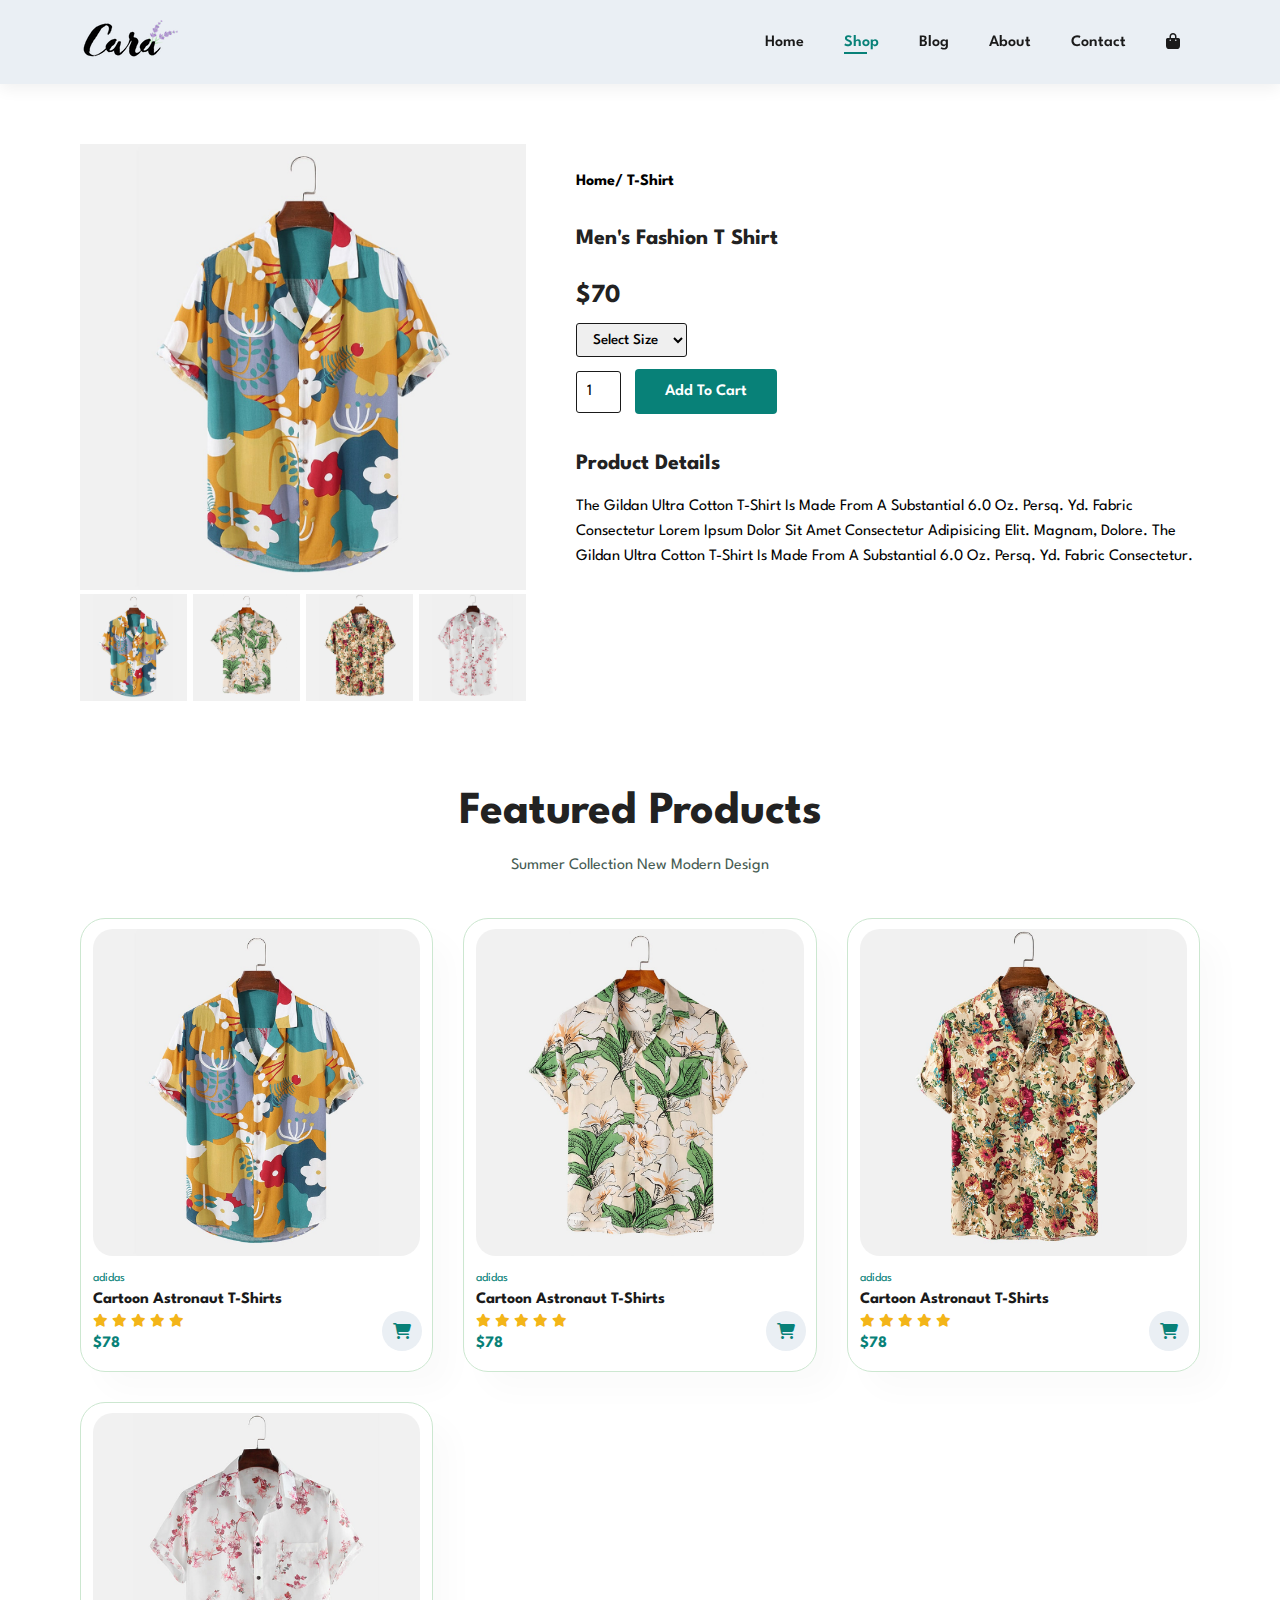
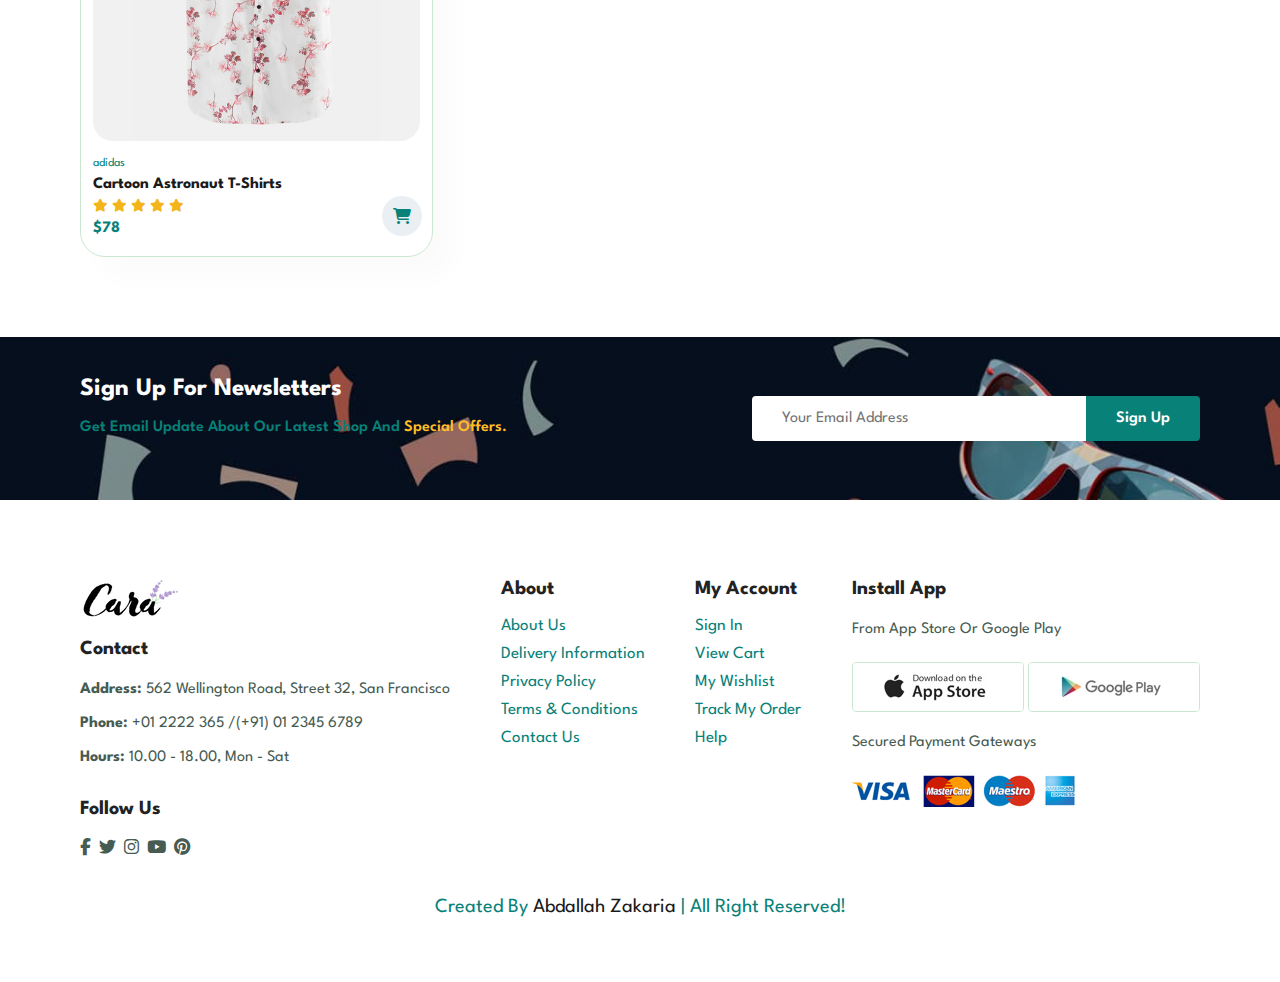
<file: product.html>
<!DOCTYPE html>
<html lang="en">
<head>
    <meta charset="UTF-8">
    <meta http-equiv="X-UA-Compatible" content="IE=edge">
    <meta name="viewport" content="width=device-width, initial-scale=1.0">
    <title>Ecommerce</title>
    <link rel="stylesheet" href="https://cdnjs.cloudflare.com/ajax/libs/font-awesome/6.1.1/css/all.min.css">
    <link rel="stylesheet" href="css/style.css">
</head>
<body>
    <!-- Start Header -->
    <header class="header">
        <a href="#" class="logo"><img src="img/logo.png" alt="logo"></a>
        <div class="navbar">
            <li><a href="index.html">home</a></li>
            <li><a class="active" href="shop.html">shop</a></li>
            <li><a href="blog.html">blog</a></li>
            <li><a href="about.html">about</a></li>
            <li><a href="contact.html">contact</a></li>
            <li><a id="lg-bag" href="cart.html"><i class="fa-solid fa-bag-shopping"></i></a></li>
            <i class="fa-solid fa-xmark" id="close"></i>
        </div>
        <div class="mobile">
            <a href="cart.html" class="fa-solid fa-bag-shopping"></a>
            <div class="fas fa-bars" id="menu-btn"></div>
        </div>
    </header>
    <!-- End Header -->
    <!-- Start Home -->
    <section class="product-detalis">
        <div class="image-product">
            <img src="img/products/f1.jpg" id="mainImg" alt="">

            <div class="image-cols">
                <div class="img-col">
                    <img src="img/products/f1.jpg" class="small-img" alt="">
                </div>
                <div class="img-col">
                    <img src="img/products/f2.jpg" alt="" class="small-img" >
                </div>
                <div class="img-col">
                    <img src="img/products/f3.jpg" alt="" class="small-img" >
                </div>
                <div class="img-col">
                    <img src="img/products/f4.jpg" alt=""  class="small-img" >
                </div>
            </div>
        </div>

        <div class="product-info">
            <h6>home/ t-shirt</h6>
            <h4>men's fashion t shirt</h4>
            <h2>$70</h2>
            <select>
                <option>select size</option>
                <option>xl</option>
                <option>xxl</option>
                <option>small</option>
                <option>large</option>
            </select>
            <input type="number" value="1">
            <button>add to cart</button>
            <h4>product details</h4>
            <span>
                the gildan ultra cotton t-shirt is made from a substantial 6.0 oz. persq. yd. fabric Consectetur Lorem ipsum dolor sit amet consectetur adipisicing elit. Magnam, dolore.
                the gildan ultra cotton t-shirt is made from a substantial 6.0 oz. persq. yd. fabric Consectetur.
            </span>
        </div>
    </section>
    <!-- End Home -->
    <!-- Start product -->
    <section class="product">
        <div class="heading">
            <h2>featured products</h2>
            <p>summer collection new modern design</p>
        </div>
        <div class="box-container">
            <div class="box">
                <img src="img/products/f1.jpg" alt="">
                <div class="content">
                    <span>adidas</span>
                    <h5>cartoon astronaut t-shirts</h5>
                    <div class="star">
                        <i class="fa-solid fa-star"></i>
                        <i class="fa-solid fa-star"></i>
                        <i class="fa-solid fa-star"></i>
                        <i class="fa-solid fa-star"></i>
                        <i class="fa-solid fa-star"></i>
                    </div>
                    <h4>$78</h4>
                </div>
                <i class="fas fa-shopping-cart cart"></i>
            </div>
            <div class="box">
                <img src="img/products/f2.jpg" alt="">
                <div class="content">
                    <span>adidas</span>
                    <h5>cartoon astronaut t-shirts</h5>
                    <div class="star">
                        <i class="fa-solid fa-star"></i>
                        <i class="fa-solid fa-star"></i>
                        <i class="fa-solid fa-star"></i>
                        <i class="fa-solid fa-star"></i>
                        <i class="fa-solid fa-star"></i>
                    </div>
                    <h4>$78</h4>
                </div>
                <i class="fa-solid fa-cart-shopping cart"></i>
            </div>
            <div class="box">
                <img src="img/products/f3.jpg" alt="">
                <div class="content">
                    <span>adidas</span>
                    <h5>cartoon astronaut t-shirts</h5>
                    <div class="star">
                        <i class="fa-solid fa-star"></i>
                        <i class="fa-solid fa-star"></i>
                        <i class="fa-solid fa-star"></i>
                        <i class="fa-solid fa-star"></i>
                        <i class="fa-solid fa-star"></i>
                    </div>
                    <h4>$78</h4>
                </div>
                <i class="fa-solid fa-cart-shopping cart"></i>
            </div>
            <div class="box">
                <img src="img/products/f4.jpg" alt="">
                <div class="content">
                    <span>adidas</span>
                    <h5>cartoon astronaut t-shirts</h5>
                    <div class="star">
                        <i class="fa-solid fa-star"></i>
                        <i class="fa-solid fa-star"></i>
                        <i class="fa-solid fa-star"></i>
                        <i class="fa-solid fa-star"></i>
                        <i class="fa-solid fa-star"></i>
                    </div>
                    <h4>$78</h4>
                </div>
                <i class="fa-solid fa-cart-shopping cart"></i>
            </div>
        </div>
    </section>
    <!-- End product -->
    <!-- Start Newsletters -->
    <section class="newsletter">
        <div class="content">
            <h4>sign up for newsletters</h4>
            <p>get email update about our latest shop and <span>special offers.</span></p>
        </div>
        <form action="">
            <input type="text" placeholder="your email address">
            <button>sign up</button>
        </form>
    </section>
    <!-- End Newsletters -->
    <!-- Start Footer -->
    <footer class="footer">
        <div class="cols">
            <div class="col">
                <img class="logo" src="img/logo.png" alt="">
                <h4>contact</h4>
                <p><strong>address: </strong>562 wellington road, street 32, san francisco</p>
                <p><strong>phone: </strong>+01 2222 365 /(+91) 01 2345 6789</p>
                <p><strong>hours: </strong>10.00 - 18.00, mon - sat</p>
                <div class="follow">
                    <h4>follow us</h4>
                    <div class="icon">
                        <a href="#" class="btn"><i class="fab fa-facebook-f"></i></a>
                        <a href="#" class="btn"><i class="fab fa-twitter"></i></a>
                        <a href="#" class="btn"><i class="fab fa-instagram"></i></a>
                        <a href="#" class="btn"><i class="fab fa-youtube"></i></a>
                        <a href="#" class="btn"><i class="fab fa-pinterest"></i></a>
                    </div>
                </div>
            </div>
            <div class="col">
                <h4>about</h4>
                <a href="#">about us</a>
                <a href="#">delivery information</a>
                <a href="#">privacy policy</a>
                <a href="#">terms & conditions</a>
                <a href="#">contact us</a>
            </div>
            <div class="col">
                <h4>my account</h4>
                <a href="#">sign in</a>
                <a href="#">view cart</a>
                <a href="#">my wishlist</a>
                <a href="#">track my order</a>
                <a href="#">help</a>
            </div>
            <div class="col install">
                <h4>install app</h4>
                <p>from app store or google play</p>
                <div class="row">
                    <img src="img/pay/app.jpg" alt="">
                    <img src="img/pay/play.jpg" alt="">
                </div>
                <p>secured payment gateways</p>
                <img src="img/pay/pay.png" alt="">
            </div>
        </div>
        <div class="copy-right"><p>created by <span>abdallah zakaria</span> | all right reserved!</p></div>
    </footer>
    <!-- End Footer -->

    <script src="js/script.js"></script>
</body>
</html>
</file>
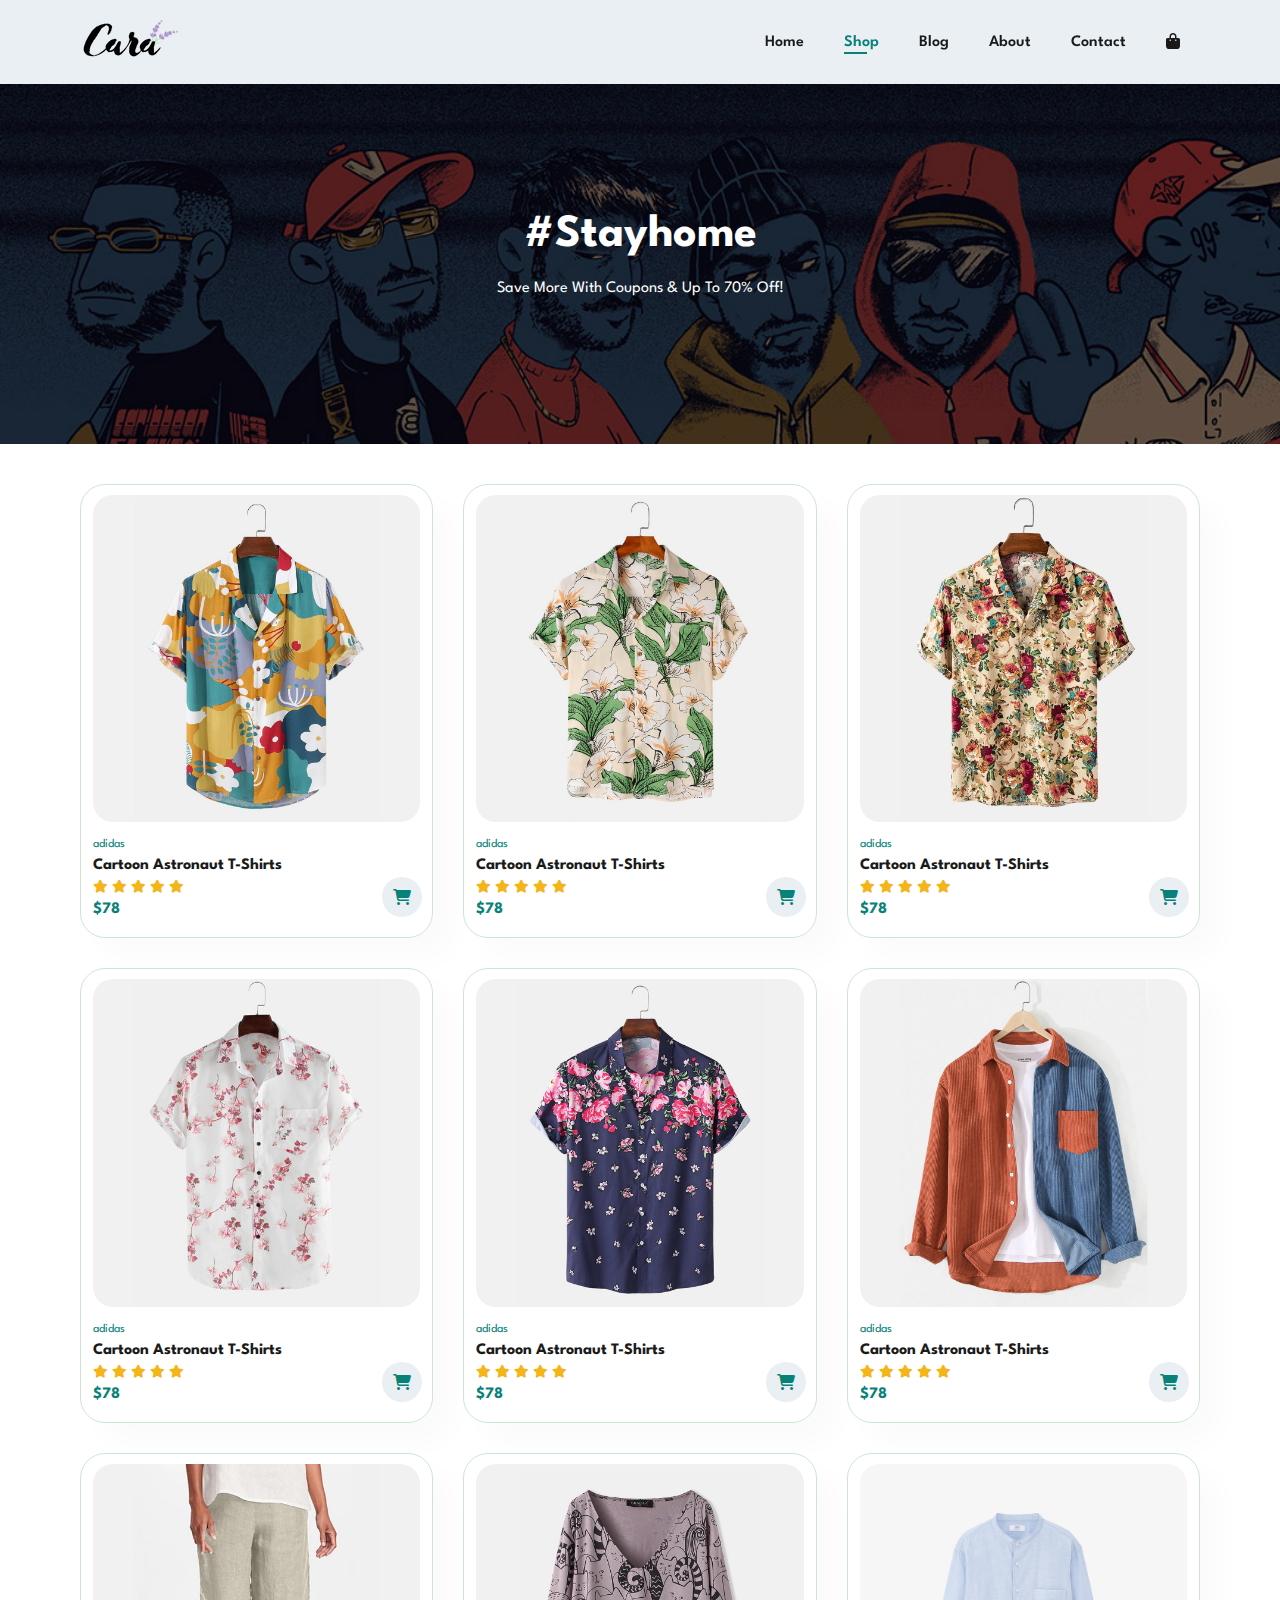
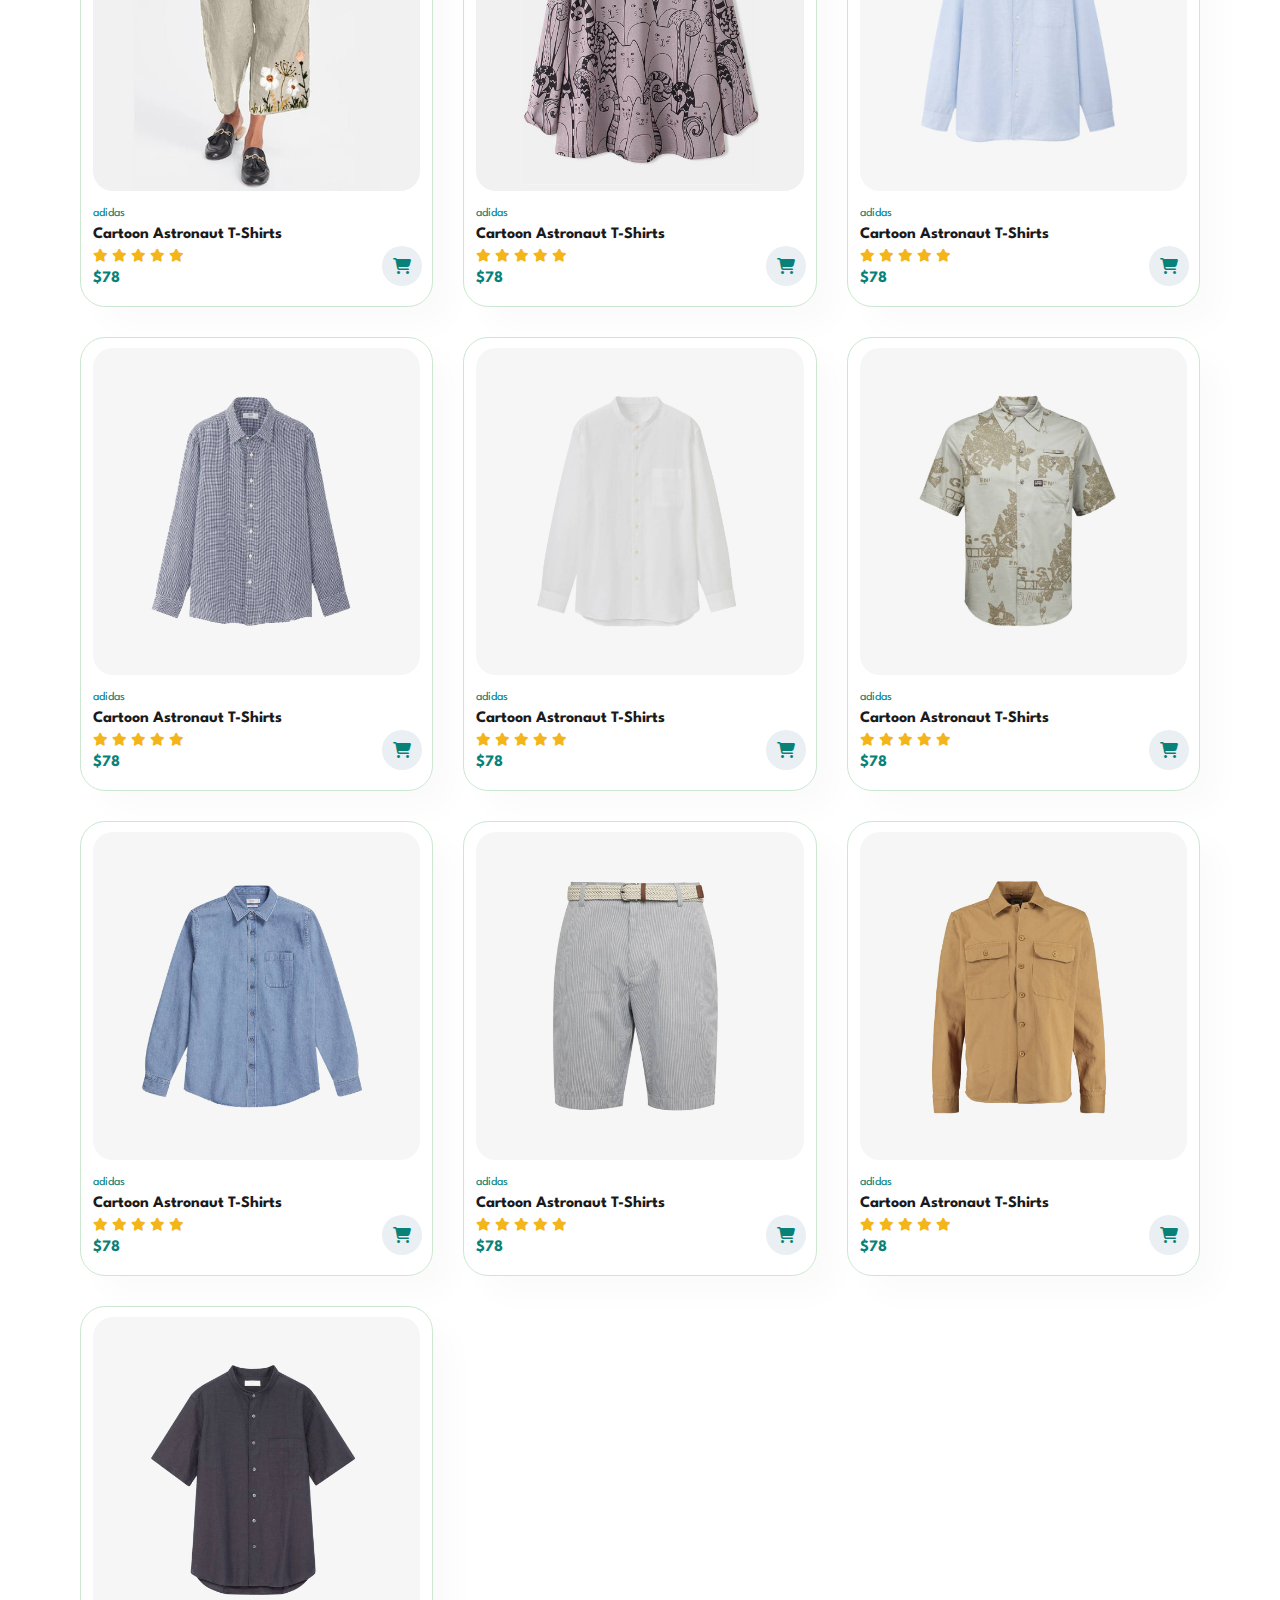
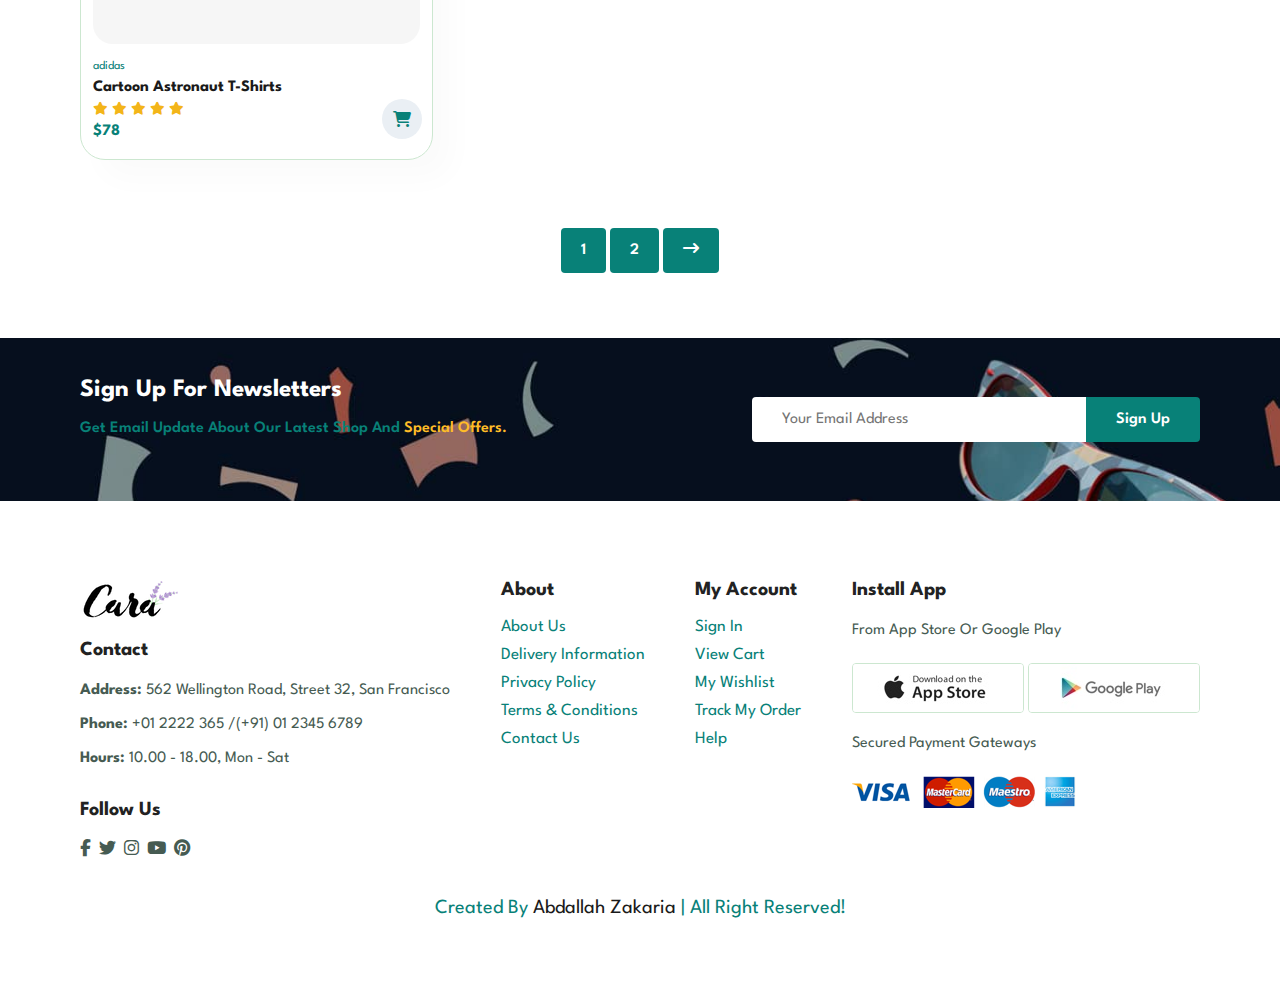
<file: shop.html>
<!DOCTYPE html>
<html lang="en">
<head>
    <meta charset="UTF-8">
    <meta http-equiv="X-UA-Compatible" content="IE=edge">
    <meta name="viewport" content="width=device-width, initial-scale=1.0">
    <title>Ecommerce</title>
    <link rel="stylesheet" href="https://cdnjs.cloudflare.com/ajax/libs/font-awesome/6.1.1/css/all.min.css">
    <link rel="stylesheet" href="css/style.css">
</head>
<body>
    <!-- Start Header -->
    <header class="header">
        <a href="#" class="logo"><img src="img/logo.png" alt="logo"></a>
        <div class="navbar">
            <li><a href="index.html">home</a></li>
            <li><a class="active" href="shop.html">shop</a></li>
            <li><a href="blog.html">blog</a></li>
            <li><a href="about.html">about</a></li>
            <li><a href="contact.html">contact</a></li>
            <li><a id="lg-bag" href="cart.html"><i class="fa-solid fa-bag-shopping"></i></a></li>
            <i class="fa-solid fa-xmark" id="close"></i>
        </div>
        <div class="mobile">
            <a href="cart.html" class="fa-solid fa-bag-shopping"></a>
            <div class="fas fa-bars" id="menu-btn"></div>
        </div>
    </header>
    <!-- End Header -->
    <!-- Start Home -->
    <section class="home-header">
        <div class="content">
            <h2>#stayhome</h2>
            <p>save more with coupons & up to 70% off!</p>
        </div>
    </section>
    <!-- End Home -->
    <!-- Start product -->
    <section class="product">
        <div class="box-container">
            <div class="box">
                <img src="img/products/f1.jpg" alt="">
                <div class="content">
                    <span>adidas</span>
                    <h5>cartoon astronaut t-shirts</h5>
                    <div class="star">
                        <i class="fa-solid fa-star"></i>
                        <i class="fa-solid fa-star"></i>
                        <i class="fa-solid fa-star"></i>
                        <i class="fa-solid fa-star"></i>
                        <i class="fa-solid fa-star"></i>
                    </div>
                    <h4>$78</h4>
                </div>
                <i class="fas fa-shopping-cart cart"></i>
            </div>
            <div class="box">
                <img src="img/products/f2.jpg" alt="">
                <div class="content">
                    <span>adidas</span>
                    <h5>cartoon astronaut t-shirts</h5>
                    <div class="star">
                        <i class="fa-solid fa-star"></i>
                        <i class="fa-solid fa-star"></i>
                        <i class="fa-solid fa-star"></i>
                        <i class="fa-solid fa-star"></i>
                        <i class="fa-solid fa-star"></i>
                    </div>
                    <h4>$78</h4>
                </div>
                <i class="fa-solid fa-cart-shopping cart"></i>
            </div>
            <div class="box">
                <img src="img/products/f3.jpg" alt="">
                <div class="content">
                    <span>adidas</span>
                    <h5>cartoon astronaut t-shirts</h5>
                    <div class="star">
                        <i class="fa-solid fa-star"></i>
                        <i class="fa-solid fa-star"></i>
                        <i class="fa-solid fa-star"></i>
                        <i class="fa-solid fa-star"></i>
                        <i class="fa-solid fa-star"></i>
                    </div>
                    <h4>$78</h4>
                </div>
                <i class="fa-solid fa-cart-shopping cart"></i>
            </div>
            <div class="box">
                <img src="img/products/f4.jpg" alt="">
                <div class="content">
                    <span>adidas</span>
                    <h5>cartoon astronaut t-shirts</h5>
                    <div class="star">
                        <i class="fa-solid fa-star"></i>
                        <i class="fa-solid fa-star"></i>
                        <i class="fa-solid fa-star"></i>
                        <i class="fa-solid fa-star"></i>
                        <i class="fa-solid fa-star"></i>
                    </div>
                    <h4>$78</h4>
                </div>
                <i class="fa-solid fa-cart-shopping cart"></i>
            </div>
            <div class="box">
                <img src="img/products/f5.jpg" alt="">
                <div class="content">
                    <span>adidas</span>
                    <h5>cartoon astronaut t-shirts</h5>
                    <div class="star">
                        <i class="fa-solid fa-star"></i>
                        <i class="fa-solid fa-star"></i>
                        <i class="fa-solid fa-star"></i>
                        <i class="fa-solid fa-star"></i>
                        <i class="fa-solid fa-star"></i>
                    </div>
                    <h4>$78</h4>
                </div>
                <i class="fa-solid fa-cart-shopping cart"></i>
            </div>
            <div class="box">
                <img src="img/products/f6.jpg" alt="">
                <div class="content">
                    <span>adidas</span>
                    <h5>cartoon astronaut t-shirts</h5>
                    <div class="star">
                        <i class="fa-solid fa-star"></i>
                        <i class="fa-solid fa-star"></i>
                        <i class="fa-solid fa-star"></i>
                        <i class="fa-solid fa-star"></i>
                        <i class="fa-solid fa-star"></i>
                    </div>
                    <h4>$78</h4>
                </div>
                <i class="fa-solid fa-cart-shopping cart"></i>
            </div>
            <div class="box">
                <img src="img/products/f7.jpg" alt="">
                <div class="content">
                    <span>adidas</span>
                    <h5>cartoon astronaut t-shirts</h5>
                    <div class="star">
                        <i class="fa-solid fa-star"></i>
                        <i class="fa-solid fa-star"></i>
                        <i class="fa-solid fa-star"></i>
                        <i class="fa-solid fa-star"></i>
                        <i class="fa-solid fa-star"></i>
                    </div>
                    <h4>$78</h4>
                </div>
                <i class="fa-solid fa-cart-shopping cart"></i>
            </div>
            <div class="box">
                <img src="img/products/f8.jpg" alt="">
                <div class="content">
                    <span>adidas</span>
                    <h5>cartoon astronaut t-shirts</h5>
                    <div class="star">
                        <i class="fa-solid fa-star"></i>
                        <i class="fa-solid fa-star"></i>
                        <i class="fa-solid fa-star"></i>
                        <i class="fa-solid fa-star"></i>
                        <i class="fa-solid fa-star"></i>
                    </div>
                    <h4>$78</h4>
                </div>
                <i class="fa-solid fa-cart-shopping cart"></i>
            </div>
            <div class="box">
                <img src="img/products/n1.jpg" alt="">
                <div class="content">
                    <span>adidas</span>
                    <h5>cartoon astronaut t-shirts</h5>
                    <div class="star">
                        <i class="fa-solid fa-star"></i>
                        <i class="fa-solid fa-star"></i>
                        <i class="fa-solid fa-star"></i>
                        <i class="fa-solid fa-star"></i>
                        <i class="fa-solid fa-star"></i>
                    </div>
                    <h4>$78</h4>
                </div>
                <i class="fas fa-shopping-cart cart"></i>
            </div>
            <div class="box">
                <img src="img/products/n2.jpg" alt="">
                <div class="content">
                    <span>adidas</span>
                    <h5>cartoon astronaut t-shirts</h5>
                    <div class="star">
                        <i class="fa-solid fa-star"></i>
                        <i class="fa-solid fa-star"></i>
                        <i class="fa-solid fa-star"></i>
                        <i class="fa-solid fa-star"></i>
                        <i class="fa-solid fa-star"></i>
                    </div>
                    <h4>$78</h4>
                </div>
                <i class="fa-solid fa-cart-shopping cart"></i>
            </div>
            <div class="box">
                <img src="img/products/n3.jpg" alt="">
                <div class="content">
                    <span>adidas</span>
                    <h5>cartoon astronaut t-shirts</h5>
                    <div class="star">
                        <i class="fa-solid fa-star"></i>
                        <i class="fa-solid fa-star"></i>
                        <i class="fa-solid fa-star"></i>
                        <i class="fa-solid fa-star"></i>
                        <i class="fa-solid fa-star"></i>
                    </div>
                    <h4>$78</h4>
                </div>
                <i class="fa-solid fa-cart-shopping cart"></i>
            </div>
            <div class="box">
                <img src="img/products/n4.jpg" alt="">
                <div class="content">
                    <span>adidas</span>
                    <h5>cartoon astronaut t-shirts</h5>
                    <div class="star">
                        <i class="fa-solid fa-star"></i>
                        <i class="fa-solid fa-star"></i>
                        <i class="fa-solid fa-star"></i>
                        <i class="fa-solid fa-star"></i>
                        <i class="fa-solid fa-star"></i>
                    </div>
                    <h4>$78</h4>
                </div>
                <i class="fa-solid fa-cart-shopping cart"></i>
            </div>
            <div class="box">
                <img src="img/products/n5.jpg" alt="">
                <div class="content">
                    <span>adidas</span>
                    <h5>cartoon astronaut t-shirts</h5>
                    <div class="star">
                        <i class="fa-solid fa-star"></i>
                        <i class="fa-solid fa-star"></i>
                        <i class="fa-solid fa-star"></i>
                        <i class="fa-solid fa-star"></i>
                        <i class="fa-solid fa-star"></i>
                    </div>
                    <h4>$78</h4>
                </div>
                <i class="fa-solid fa-cart-shopping cart"></i>
            </div>
            <div class="box">
                <img src="img/products/n6.jpg" alt="">
                <div class="content">
                    <span>adidas</span>
                    <h5>cartoon astronaut t-shirts</h5>
                    <div class="star">
                        <i class="fa-solid fa-star"></i>
                        <i class="fa-solid fa-star"></i>
                        <i class="fa-solid fa-star"></i>
                        <i class="fa-solid fa-star"></i>
                        <i class="fa-solid fa-star"></i>
                    </div>
                    <h4>$78</h4>
                </div>
                <i class="fa-solid fa-cart-shopping cart"></i>
            </div>
            <div class="box">
                <img src="img/products/n7.jpg" alt="">
                <div class="content">
                    <span>adidas</span>
                    <h5>cartoon astronaut t-shirts</h5>
                    <div class="star">
                        <i class="fa-solid fa-star"></i>
                        <i class="fa-solid fa-star"></i>
                        <i class="fa-solid fa-star"></i>
                        <i class="fa-solid fa-star"></i>
                        <i class="fa-solid fa-star"></i>
                    </div>
                    <h4>$78</h4>
                </div>
                <i class="fa-solid fa-cart-shopping cart"></i>
            </div>
            <div class="box">
                <img src="img/products/n8.jpg" alt="">
                <div class="content">
                    <span>adidas</span>
                    <h5>cartoon astronaut t-shirts</h5>
                    <div class="star">
                        <i class="fa-solid fa-star"></i>
                        <i class="fa-solid fa-star"></i>
                        <i class="fa-solid fa-star"></i>
                        <i class="fa-solid fa-star"></i>
                        <i class="fa-solid fa-star"></i>
                    </div>
                    <h4>$78</h4>
                </div>
                <i class="fa-solid fa-cart-shopping cart"></i>
            </div>
        </div>
    </section>
    <!-- End product -->
    <section class="pagination">
        <a href="#">1</a>
        <a href="#">2</a>
        <a href="#"><i class="fa-solid fa-arrow-right-long"></i></a>
    </section>
    <!-- Start Newsletters -->
    <section class="newsletter">
        <div class="content">
            <h4>sign up for newsletters</h4>
            <p>get email update about our latest shop and <span>special offers.</span></p>
        </div>
        <form action="">
            <input type="text" placeholder="your email address">
            <button>sign up</button>
        </form>
    </section>
    <!-- End Newsletters -->
    <!-- Start Footer -->
    <footer class="footer">
        <div class="cols">
            <div class="col">
                <img class="logo" src="img/logo.png" alt="">
                <h4>contact</h4>
                <p><strong>address: </strong>562 wellington road, street 32, san francisco</p>
                <p><strong>phone: </strong>+01 2222 365 /(+91) 01 2345 6789</p>
                <p><strong>hours: </strong>10.00 - 18.00, mon - sat</p>
                <div class="follow">
                    <h4>follow us</h4>
                    <div class="icon">
                        <a href="#" class="btn"><i class="fab fa-facebook-f"></i></a>
                        <a href="#" class="btn"><i class="fab fa-twitter"></i></a>
                        <a href="#" class="btn"><i class="fab fa-instagram"></i></a>
                        <a href="#" class="btn"><i class="fab fa-youtube"></i></a>
                        <a href="#" class="btn"><i class="fab fa-pinterest"></i></a>
                    </div>
                </div>
            </div>
            <div class="col">
                <h4>about</h4>
                <a href="#">about us</a>
                <a href="#">delivery information</a>
                <a href="#">privacy policy</a>
                <a href="#">terms & conditions</a>
                <a href="#">contact us</a>
            </div>
            <div class="col">
                <h4>my account</h4>
                <a href="#">sign in</a>
                <a href="#">view cart</a>
                <a href="#">my wishlist</a>
                <a href="#">track my order</a>
                <a href="#">help</a>
            </div>
            <div class="col install">
                <h4>install app</h4>
                <p>from app store or google play</p>
                <div class="row">
                    <img src="img/pay/app.jpg" alt="">
                    <img src="img/pay/play.jpg" alt="">
                </div>
                <p>secured payment gateways</p>
                <img src="img/pay/pay.png" alt="">
            </div>
        </div>
        <div class="copy-right"><p>created by <span>abdallah zakaria</span> | all right reserved!</p></div>
    </footer>
    <!-- End Footer -->

    <script src="js/script.js"></script>
</body>
</html>
</file>
<file: css/style.css>
@import url("https://fonts.googleapis.com/css2?family=League+Spartan:wght@100;200;300;400;500;600;700;800;900&display=swap");
* {
  padding: 0;
  margin: 0;
  -webkit-box-sizing: border-box;
          box-sizing: border-box;
  font-family: "League Spartan", sans-serif;
  text-decoration: none;
  list-style: none;
  outline: none;
  border: none;
  text-transform: capitalize;
  -webkit-transition: 0.2s ease;
  transition: 0.2s ease;
}

h1 {
  font-size: 50px;
  line-height: 64px;
  color: #222;
}

h2 {
  font-size: 46px;
  line-height: 54px;
  color: #222;
}

h4 {
  font-size: 20px;
  color: #222;
}

h6 {
  font-weight: 700;
  font-size: 12px;
}

p {
  font-size: 16px;
  color: #465b52;
  margin-top: 15px;
  margin-right: 0;
  margin-bottom: 20px;
  margin-left: 0;
  line-height: 1.5;
}

section,
footer {
  padding: 40px 80px;
}

.heading {
  text-align: center;
  padding-bottom: 20px;
}

.total .subtotal button, .total .coupon button, .location form button, .product-detalis .product-info button, .newsletter form button, .banner button {
  padding: 15px 30px;
  font-size: 16px;
  font-weight: 600;
  color: #000;
  background-color: #fff;
  cursor: pointer;
  border-radius: 4px;
}

.header {
  display: -webkit-box;
  display: -ms-flexbox;
  display: flex;
  -webkit-box-pack: justify;
      -ms-flex-pack: justify;
          justify-content: space-between;
  -webkit-box-align: center;
      -ms-flex-align: center;
          align-items: center;
  padding: 20px 80px;
  -webkit-box-shadow: 0 5px 15px rgba(0, 0, 0, 0.06);
          box-shadow: 0 5px 15px rgba(0, 0, 0, 0.06);
  background-color: #eaeff4;
  position: sticky;
  top: 0;
  left: 0;
  z-index: 999;
}
.header .navbar {
  display: -webkit-box;
  display: -ms-flexbox;
  display: flex;
  -webkit-box-pack: center;
      -ms-flex-pack: center;
          justify-content: center;
  -webkit-box-align: center;
      -ms-flex-align: center;
          align-items: center;
}
.header .navbar li {
  padding: 0 20px;
  position: relative;
}
.header .navbar li a {
  color: #1a1a1a;
  font-size: 16px;
  font-weight: 600;
}
.header .navbar li a:hover, .header .navbar li a.active {
  color: #088178;
}
.header .navbar li a.active::after, .header .navbar li a:hover::after {
  content: "";
  position: absolute;
  bottom: -4px;
  left: 20px;
  width: 30%;
  height: 2px;
  background-color: #088178;
}
.header .navbar #close {
  display: none;
}
.header .mobile {
  display: none;
}

.home {
  background-image: url(../img/home-bg.jpg);
  background-size: cover;
  height: calc(100vh - 83px);
  display: -webkit-box;
  display: -ms-flexbox;
  display: flex;
  -webkit-box-orient: vertical;
  -webkit-box-direction: normal;
      -ms-flex-direction: column;
          flex-direction: column;
  -webkit-box-pack: center;
      -ms-flex-pack: center;
          justify-content: center;
  -webkit-box-align: start;
      -ms-flex-align: start;
          align-items: flex-start;
}
.home h4 {
  padding-bottom: 15px;
}
.home h1 {
  color: #088178;
}
.home button {
  background-image: url(../img/button.png);
  background-repeat: no-repeat;
  background-color: transparent;
  padding: 14px 80px 14px 65px;
  font-size: 16px;
  font-weight: 700;
  color: #088178;
  cursor: pointer;
}

.feature {
  display: -webkit-box;
  display: -ms-flexbox;
  display: flex;
  -ms-flex-wrap: wrap;
      flex-wrap: wrap;
  -webkit-box-pack: center;
      -ms-flex-pack: center;
          justify-content: center;
  -webkit-box-align: center;
      -ms-flex-align: center;
          align-items: center;
}
.feature .box {
  border: 1px solid #cce7d0;
  padding: 25px 15px;
  text-align: center;
  width: 180px;
  border-radius: 4px;
  margin: 15px 10px;
}
.feature .box:hover {
  -webkit-box-shadow: 20px 20px 30px rgba(0, 0, 0, 0.02);
          box-shadow: 20px 20px 30px rgba(0, 0, 0, 0.02);
}
.feature .box img {
  width: 100%;
  margin-bottom: 10px;
}
.feature .box h6 {
  display: inline-block;
  color: #088178;
  font-size: 16px;
  padding: 9px 8px;
  line-height: 1;
  border-radius: 4px;
  font-weight: 500;
}
.feature .box:nth-child(1) h6 {
  background-color: #fddde6;
}
.feature .box:nth-child(2) h6 {
  background-color: #cdebbc;
}
.feature .box:nth-child(3) h6 {
  background-color: #d1e8f2;
}
.feature .box:nth-child(4) h6 {
  background-color: #cdd4f8;
}
.feature .box:nth-child(5) h6 {
  background-color: #f6dbf6;
}
.feature .box:nth-child(6) h6 {
  background-color: #fff2e5;
}

.product .box-container {
  display: -ms-grid;
  display: grid;
  grid-template-columns: repeat(auto-fit, minmax(280px, 1fr));
  gap: 30px;
}
.product .box-container .box {
  padding: 10px 12px;
  border: 1px solid #cce7d0;
  border-radius: 25px;
  -webkit-box-shadow: 20px 20px 30px rgba(0, 0, 0, 0.02);
          box-shadow: 20px 20px 30px rgba(0, 0, 0, 0.02);
  cursor: pointer;
  position: relative;
}
.product .box-container .box:hover {
  -webkit-box-shadow: 20px 20px 30px rgba(0, 0, 0, 0.06);
          box-shadow: 20px 20px 30px rgba(0, 0, 0, 0.06);
}
.product .box-container .box img {
  width: 100%;
  border-radius: 20px;
}
.product .box-container .box .content {
  padding: 10px 0;
}
.product .box-container .box .content span {
  font-size: 12px;
  color: #088178;
  text-transform: none;
}
.product .box-container .box .content h5 {
  font-size: 16px;
  color: #1a1a1a;
  padding: 7px 0;
}
.product .box-container .box .content .star i {
  font-size: 13px;
  color: rgb(243, 181, 25);
}
.product .box-container .box .content h4 {
  padding-top: 7px;
  color: #088178;
  font-size: 16px;
  font-weight: 700;
}
.product .box-container .box .cart {
  width: 40px;
  height: 40px;
  line-height: 40px;
  text-align: center;
  border-radius: 50%;
  position: absolute;
  bottom: 20px;
  right: 10px;
  color: #088178;
  background-color: #eaeff4;
}

.banner {
  width: 100%;
  height: 40vh;
  background-image: url("../img/banner/b2.jpg");
  background-size: cover;
  background-position: center;
  display: -webkit-box;
  display: -ms-flexbox;
  display: flex;
  -webkit-box-orient: vertical;
  -webkit-box-direction: normal;
      -ms-flex-direction: column;
          flex-direction: column;
  -webkit-box-pack: center;
      -ms-flex-pack: center;
          justify-content: center;
  -webkit-box-align: center;
      -ms-flex-align: center;
          align-items: center;
  margin: 40px 0;
  text-align: center;
}
.banner h4 {
  color: #fff;
}
.banner h2 {
  font-size: 35px;
  font-weight: 700;
  padding: 10px 0;
  color: #fff;
}
.banner h2 span {
  color: #ef3636;
}
.banner button:hover {
  background-color: #088178;
  color: #fff;
}

.newsletter {
  display: -webkit-box;
  display: -ms-flexbox;
  display: flex;
  -ms-flex-wrap: wrap;
      flex-wrap: wrap;
  -webkit-box-align: center;
      -ms-flex-align: center;
          align-items: center;
  -webkit-box-pack: justify;
      -ms-flex-pack: justify;
          justify-content: space-between;
  margin: 40px 0;
  background-image: url("../img/banner/b2.jpg");
  background-size: cover;
  background-color: #041e42;
}
.newsletter .content h4 {
  font-size: 25px;
  font-weight: 700;
  color: #fff;
}
.newsletter .content p {
  font-size: 16px;
  color: #088178;
  font-weight: 600;
}
.newsletter .content p span {
  color: #ffbd27;
}
.newsletter form {
  display: -webkit-box;
  display: -ms-flexbox;
  display: flex;
  width: 40%;
}
.newsletter form input {
  padding: 15px 30px;
  font-size: 16px;
  width: 100%;
  border-top-left-radius: 4px;
  border-bottom-left-radius: 4px;
}
.newsletter form button {
  background-color: #088178;
  color: #fff;
  border-top-left-radius: 0;
  border-bottom-left-radius: 0;
  white-space: nowrap;
}

.footer .cols {
  display: -webkit-box;
  display: -ms-flexbox;
  display: flex;
  -webkit-box-pack: justify;
      -ms-flex-pack: justify;
          justify-content: space-between;
  -ms-flex-wrap: wrap;
      flex-wrap: wrap;
}
.footer .cols .col {
  display: -webkit-box;
  display: -ms-flexbox;
  display: flex;
  -webkit-box-orient: vertical;
  -webkit-box-direction: normal;
      -ms-flex-direction: column;
          flex-direction: column;
  -webkit-box-align: start;
      -ms-flex-align: start;
          align-items: flex-start;
  margin-bottom: 20px;
}
.footer .cols .col .logo {
  margin-bottom: 20px;
}
.footer .cols .col h4 {
  font-size: 20px;
  padding-bottom: 20px;
}
.footer .cols .col p {
  font-size: 16px;
  margin: 0 0 10px 0;
}
.footer .cols .col a {
  font-size: 17px;
  color: #088178;
  margin-bottom: 12px;
}
.footer .cols .col a:hover {
  color: #1a1a1a;
}
.footer .cols .col .follow {
  margin-top: 20px;
}
.footer .cols .col .follow i {
  color: #465b52;
  padding-right: 4px;
}
.footer .cols .col .follow i:hover {
  color: #1a1a1a;
}
.footer .cols .install .row img {
  border: 1px solid #cce7d0;
  border-radius: 4px;
}
.footer .cols .install img {
  margin: 10px 0 15px 0;
}
.footer .copy-right p {
  text-align: center;
  font-size: 20px;
  color: #088178;
}
.footer .copy-right p span {
  color: #1a1a1a;
}

.home-header {
  background-image: url("../img/banner/b1.jpg");
  background-size: cover;
  display: -webkit-box;
  display: -ms-flexbox;
  display: flex;
  -webkit-box-orient: vertical;
  -webkit-box-direction: normal;
      -ms-flex-direction: column;
          flex-direction: column;
  -webkit-box-pack: center;
      -ms-flex-pack: center;
          justify-content: center;
  -webkit-box-align: center;
      -ms-flex-align: center;
          align-items: center;
  text-align: center;
  height: 40vh;
}
.home-header .content h2, .home-header .content p {
  color: #fff;
}

.pagination {
  text-align: center;
}
.pagination a {
  padding: 15px 20px;
  color: #fff;
  background-color: #088178;
  border-radius: 4px;
  font-weight: 600;
}
.pagination a i {
  font-size: 16px;
  font-weight: 600;
}

.product-detalis {
  display: -webkit-box;
  display: -ms-flexbox;
  display: flex;
  margin-top: 20px;
}
.product-detalis .image-product {
  -ms-flex-preferred-size: 40%;
      flex-basis: 40%;
  margin-right: 50px;
}
.product-detalis .image-product img {
  width: 100%;
}
.product-detalis .image-product .image-cols {
  display: -webkit-box;
  display: -ms-flexbox;
  display: flex;
  -webkit-box-pack: justify;
      -ms-flex-pack: justify;
          justify-content: space-between;
}
.product-detalis .image-product .image-cols .img-col {
  -ms-flex-preferred-size: 24%;
      flex-basis: 24%;
  cursor: pointer;
}
.product-detalis .product-info {
  -ms-flex-preferred-size: 56%;
      flex-basis: 56%;
  padding-top: 30px;
}
.product-detalis .product-info h6 {
  font-size: 16px;
}
.product-detalis .product-info h4 {
  padding: 40px 0 20px 0;
  font-size: 22px;
}
.product-detalis .product-info h2 {
  font-size: 26px;
}
.product-detalis .product-info select {
  display: block;
  margin-bottom: 12px;
  padding: 8px 12px;
  border-radius: 3px;
  font-size: 15px;
  font-weight: 500;
  border: 1px solid #1a1a1a;
}
.product-detalis .product-info input {
  width: 45px;
  height: 42px;
  padding-left: 10px;
  font-size: 16px;
  margin-right: 10px;
  border: 1px solid #1a1a1a;
  border-radius: 3px;
}
.product-detalis .product-info button {
  background-color: #088178;
  color: #fff;
}
.product-detalis .product-info span {
  line-height: 25px;
}

.blog-header {
  background-image: url(../img/banner/b19.jpg);
}

.blog {
  padding: 150px 150px 0 150px;
}
.blog .blog-box {
  display: -webkit-box;
  display: -ms-flexbox;
  display: flex;
  -webkit-box-align: center;
      -ms-flex-align: center;
          align-items: center;
  position: relative;
  padding-bottom: 90px;
}
.blog .blog-box .image {
  width: 50%;
  margin-right: 40px;
}
.blog .blog-box .image img {
  width: 100%;
  height: 300px;
  -o-object-fit: cover;
     object-fit: cover;
}
.blog .blog-box .details {
  width: 50%;
}
.blog .blog-box .details h4 {
  font-size: 22px;
}
.blog .blog-box .details p {
  line-height: 1.5;
}
.blog .blog-box .details a {
  font-size: 14px;
  position: relative;
  color: #000;
  font-weight: 700;
}
.blog .blog-box .details a::after {
  content: "";
  position: absolute;
  background-color: #000;
  width: 50px;
  height: 2px;
  top: 50%;
  right: -60px;
  -webkit-transform: translateY(-50%);
          transform: translateY(-50%);
}
.blog .blog-box .details a:hover, .blog .blog-box .details a:hover::after {
  color: #088178;
}
.blog .blog-box h1 {
  font-size: 70px;
  color: #c9cbce;
  position: absolute;
  top: -40px;
  left: 0;
  z-index: -5;
}

.about-header {
  background-image: url("../img/about/banner.png");
}

.about-info {
  display: -webkit-box;
  display: -ms-flexbox;
  display: flex;
  -webkit-box-align: center;
      -ms-flex-align: center;
          align-items: center;
}
.about-info img {
  width: 50%;
  height: auto;
}
.about-info .content {
  width: 100%;
  padding-left: 30px;
}
.about-info .content marquee {
  padding: 3px 0;
}

.about-video {
  text-align: center;
}
.about-video a {
  text-decoration: underline;
}
.about-video .video {
  margin: 30px auto 0 auto;
  width: 70%;
  height: 100%;
}
.about-video .video video {
  width: 100%;
  height: 100%;
  border-radius: 20px;
}

.location {
  display: -webkit-box;
  display: -ms-flexbox;
  display: flex;
  -webkit-box-pack: justify;
      -ms-flex-pack: justify;
          justify-content: space-between;
  -webkit-box-align: center;
      -ms-flex-align: center;
          align-items: center;
}
.location .content {
  width: 40%;
}
.location .content span {
  font-size: 14px;
  text-transform: uppercase;
}
.location .content h2 {
  font-size: 26px;
  line-height: 35px;
  padding: 20px 0;
}
.location .content h3 {
  font-size: 16px;
  padding-bottom: 15px;
}
.location .content .icons li {
  display: -webkit-box;
  display: -ms-flexbox;
  display: flex;
  -webkit-box-align: center;
      -ms-flex-align: center;
          align-items: center;
  padding: 10px 0;
}
.location .content .icons li i {
  font-size: 15px;
  padding-right: 22px;
  color: #465b52;
}
.location .content .icons li p {
  font-size: 15px;
  margin: 0;
}
.location form {
  width: 55%;
  display: -webkit-box;
  display: -ms-flexbox;
  display: flex;
  -webkit-box-orient: vertical;
  -webkit-box-direction: normal;
      -ms-flex-direction: column;
          flex-direction: column;
  text-align: center;
}
.location form span {
  font-size: 14px;
  text-transform: uppercase;
}
.location form h2 {
  font-size: 26px;
  line-height: 35px;
  padding: 20px 0;
}
.location form input, .location form textarea {
  width: 100%;
  padding: 12px 15px;
  border: 1px solid #cce7d0;
  margin-bottom: 20px;
}
.location form button {
  color: #fff;
  background-color: #088178;
}

.cart {
  overflow-x: auto;
}
.cart table {
  width: 100%;
  border-collapse: collapse;
  table-layout: fixed;
  white-space: nowrap;
}
.cart table thead {
  border: 1px solid #e2e9e1;
  border-left: 0;
  border-right: 0;
}
.cart table thead td {
  font-size: 15px;
  font-weight: 700;
  text-transform: uppercase;
  padding: 18px 0;
}
.cart table tbody td {
  padding-top: 15px;
  font-size: 16px;
}
.cart table tbody td i {
  cursor: pointer;
  font-size: 18px;
  color: #222;
}
.cart table tbody td i:hover {
  color: #1a1a1a;
}
.cart table tbody td img {
  width: 70px;
}
.cart table tbody td input {
  width: 70px;
  padding: 10px 5px 10px 15px;
  border: 1px solid #333;
}
.cart table td {
  text-align: center;
}
.cart table td:nth-child(1) {
  width: 100px;
}
.cart table td:nth-child(2) {
  width: 150px;
}
.cart table td:nth-child(3) {
  width: 250px;
}
.cart table td:nth-child(4), .cart table td:nth-child(5), .cart table td:nth-child(6) {
  width: 150px;
}

.total {
  display: -webkit-box;
  display: -ms-flexbox;
  display: flex;
  -ms-flex-wrap: wrap;
      flex-wrap: wrap;
  -webkit-box-pack: justify;
      -ms-flex-pack: justify;
          justify-content: space-between;
}
.total .coupon {
  width: 50%;
  margin-bottom: 30px;
}
.total .coupon h3 {
  padding-bottom: 15px;
}
.total .coupon input {
  padding: 10px 20px;
  width: 60%;
  margin-right: 10px;
  border: 1px solid #e2e9e1;
}
.total .coupon button {
  background-color: #088178;
  color: #fff;
  padding: 10px 20px;
}
.total .subtotal {
  padding: 30px;
  margin-bottom: 30px;
  border: 1px solid #e2e9e1;
  width: 50%;
}
.total .subtotal h3 {
  padding-bottom: 15px;
}
.total .subtotal table {
  border-collapse: collapse;
  width: 100%;
  margin-bottom: 20px;
}
.total .subtotal table td {
  width: 50%;
  padding: 10px;
  border: 1px solid #e2e9e1;
  font-size: 15px;
}
.total .subtotal button {
  background-color: #088178;
  color: #fff;
  padding: 12px 20px;
}

@media (max-width: 991px) {
  .newsletter form {
    width: 60%;
  }
}
@media (max-width: 768px) {
  section,
.footer {
    padding: 40px;
  }

  .header {
    padding: 20px 40px;
  }
  .header .navbar {
    display: -webkit-box;
    display: -ms-flexbox;
    display: flex;
    -webkit-box-orient: vertical;
    -webkit-box-direction: normal;
        -ms-flex-direction: column;
            flex-direction: column;
    -webkit-box-align: start;
        -ms-flex-align: start;
            align-items: flex-start;
    -webkit-box-pack: start;
        -ms-flex-pack: start;
            justify-content: flex-start;
    position: fixed;
    top: 0;
    right: -400px;
    background-color: #eaeff4;
    height: 100vh;
    width: 300px;
    padding: 80px 0 0 10px;
    -webkit-box-shadow: 0 40px 60px rgba(0, 0, 0, 0.1);
            box-shadow: 0 40px 60px rgba(0, 0, 0, 0.1);
  }
  .header .navbar.active {
    right: 0;
  }
  .header .navbar li {
    margin-bottom: 25px;
  }
  .header .navbar #lg-bag {
    display: none;
  }
  .header .navbar #close {
    display: block;
    position: absolute;
    top: 30px;
    left: 30px;
    color: #1a1a1a;
    font-size: 24px;
    cursor: pointer;
  }
  .header .navbar #close:hover {
    color: #088178;
  }
  .header .mobile {
    display: -webkit-box;
    display: -ms-flexbox;
    display: flex;
    -webkit-box-align: center;
        -ms-flex-align: center;
            align-items: center;
  }
  .header .mobile div, .header .mobile a {
    margin: 0 8px;
    color: #1a1a1a;
    cursor: pointer;
    font-size: 24px;
  }
  .header .mobile div:hover, .header .mobile a:hover {
    color: #088178;
  }

  .feature {
    -webkit-box-pack: center;
        -ms-flex-pack: center;
            justify-content: center;
  }
  .feature .box {
    margin: 15px 10px;
  }

  .newsletter .content p {
    line-height: 1.5;
  }
  .newsletter form {
    width: 90%;
  }
  .newsletter form input {
    padding: 15px 10px;
  }

  .footer .copy-right {
    border-top: 1px solid #cce7d0;
    padding-top: 20px;
  }

  .blog {
    padding: 100px 40px 0 40px;
  }
}
@media (max-width: 576px) {
  .product-detalis {
    display: -webkit-box;
    display: -ms-flexbox;
    display: flex;
    -webkit-box-orient: vertical;
    -webkit-box-direction: normal;
        -ms-flex-direction: column;
            flex-direction: column;
  }
  .product-detalis .image-product {
    -ms-flex-preferred-size: 100%;
        flex-basis: 100%;
    margin-right: 0px;
  }
  .product-detalis .product-info {
    -ms-flex-preferred-size: 100%;
        flex-basis: 100%;
    padding-top: 50px;
  }
  .product-detalis .product-info h4 {
    padding: 20px 0 10px 0;
  }
  .product-detalis .product-info select {
    margin-bottom: 10px;
  }

  .blog .blog-box {
    display: -webkit-box;
    display: -ms-flexbox;
    display: flex;
    -webkit-box-orient: vertical;
    -webkit-box-direction: normal;
        -ms-flex-direction: column;
            flex-direction: column;
    -webkit-box-align: start;
        -ms-flex-align: start;
            align-items: flex-start;
  }
  .blog .blog-box .image {
    width: 100%;
    margin-right: 0px;
    margin-bottom: 30px;
  }
  .blog .blog-box .details {
    width: 100%;
  }

  .about-info {
    display: -webkit-box;
    display: -ms-flexbox;
    display: flex;
    -webkit-box-orient: vertical;
    -webkit-box-direction: normal;
        -ms-flex-direction: column;
            flex-direction: column;
    -webkit-box-align: center;
        -ms-flex-align: center;
            align-items: center;
  }
  .about-info img {
    width: 100%;
    height: auto;
    margin-bottom: 30px;
  }
  .about-info .content {
    width: 100%;
    padding-left: 0px;
  }

  .about-video .video {
    width: 100%;
  }

  .location {
    -webkit-box-orient: vertical;
    -webkit-box-direction: normal;
        -ms-flex-direction: column;
            flex-direction: column;
    -webkit-box-align: start;
        -ms-flex-align: start;
            align-items: flex-start;
  }
  .location .content {
    width: 100%;
    margin-bottom: 50px;
  }
  .location form {
    width: 100%;
    display: -webkit-box;
    display: -ms-flexbox;
    display: flex;
    -webkit-box-orient: vertical;
    -webkit-box-direction: normal;
        -ms-flex-direction: column;
            flex-direction: column;
    -webkit-box-align: start;
        -ms-flex-align: start;
            align-items: flex-start;
    text-align: center;
  }

  .total {
    -webkit-box-orient: vertical;
    -webkit-box-direction: normal;
        -ms-flex-direction: column;
            flex-direction: column;
  }
  .total .coupon {
    width: 100%;
  }
  .total .subtotal {
    padding: 20px;
    width: 100%;
  }
}
@media (max-width: 477px) {
  section, .footer {
    padding: 20px;
  }

  h1 {
    font-size: 38px;
  }

  h2 {
    font-size: 32px;
  }

  .header {
    padding: 10px 20px;
  }

  .banner h2 {
    font-size: 28px;
    line-height: 1.3;
    padding: 15px 0;
  }

  .feature .box {
    width: 156px;
  }

  .footer .copy-right p {
    font-size: 17px;
  }

  .blog {
    padding: 100px 20px 0 20px;
  }
}
</file>
